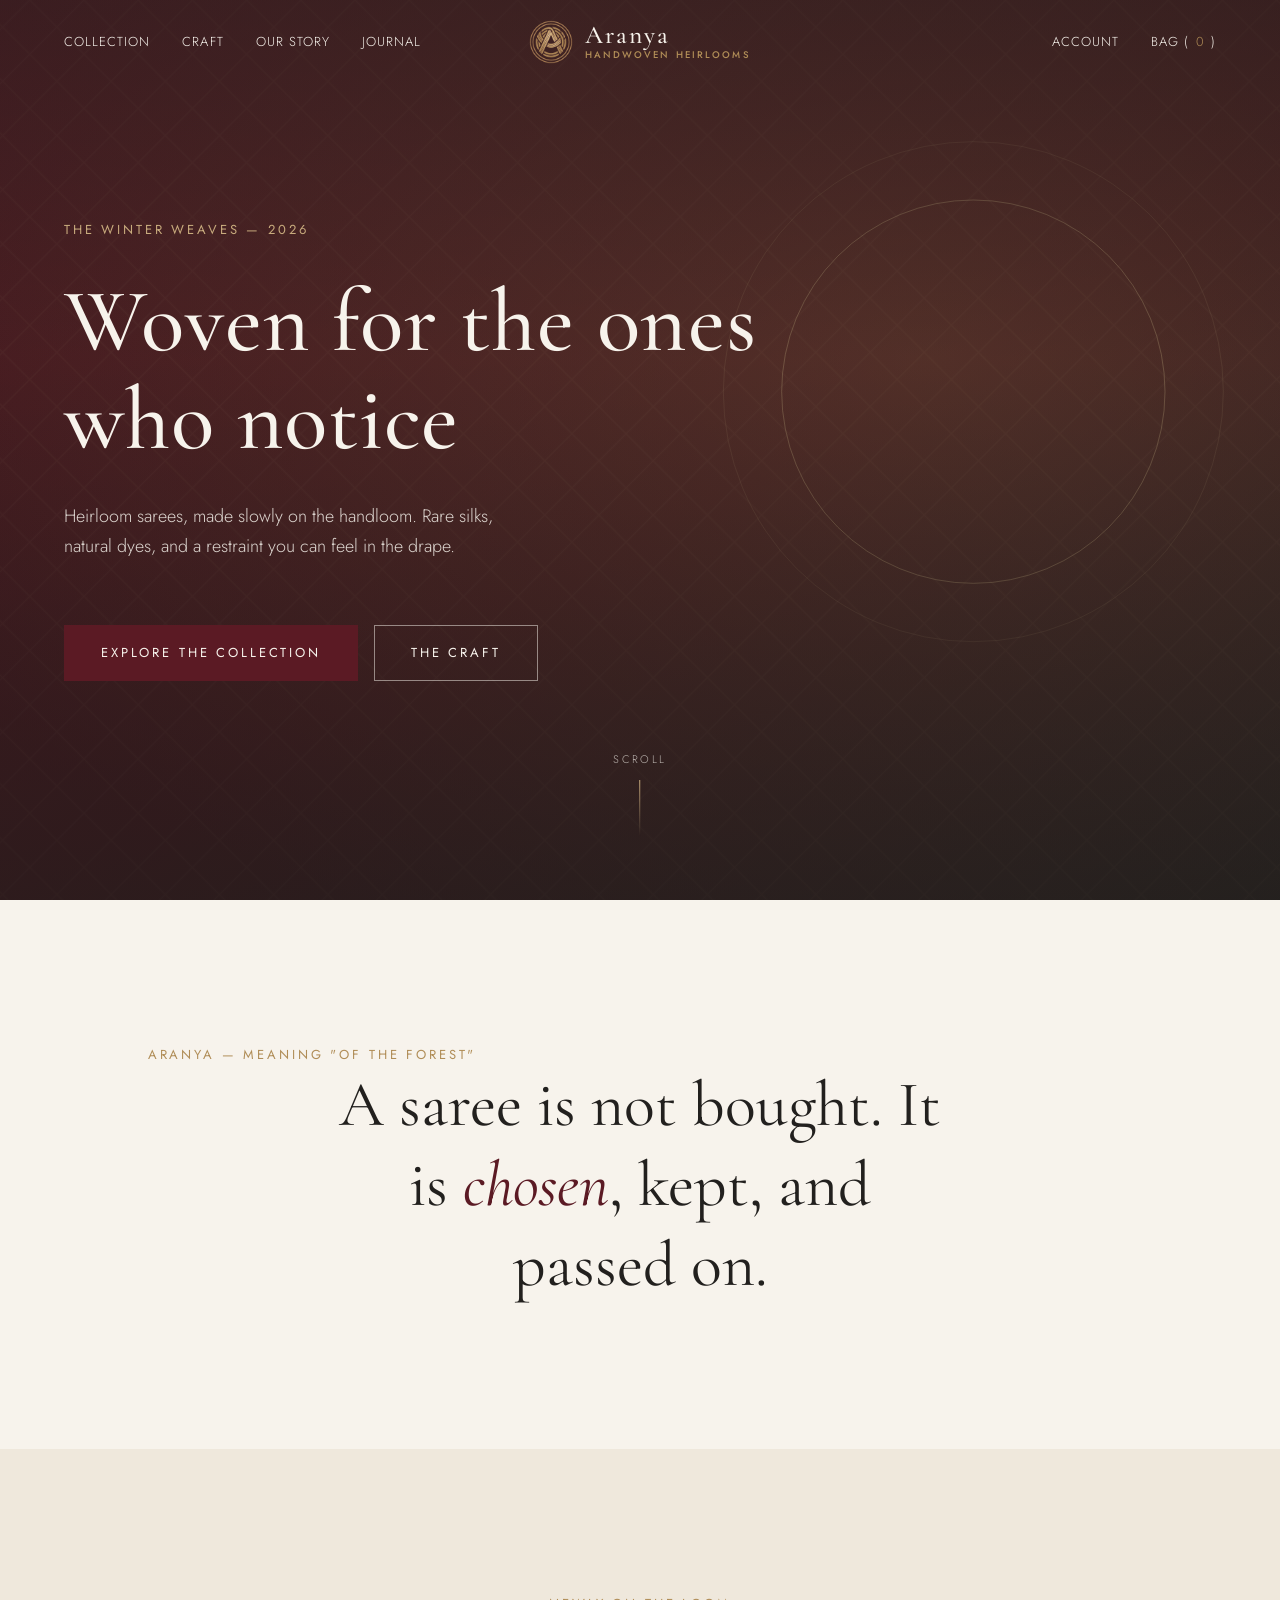
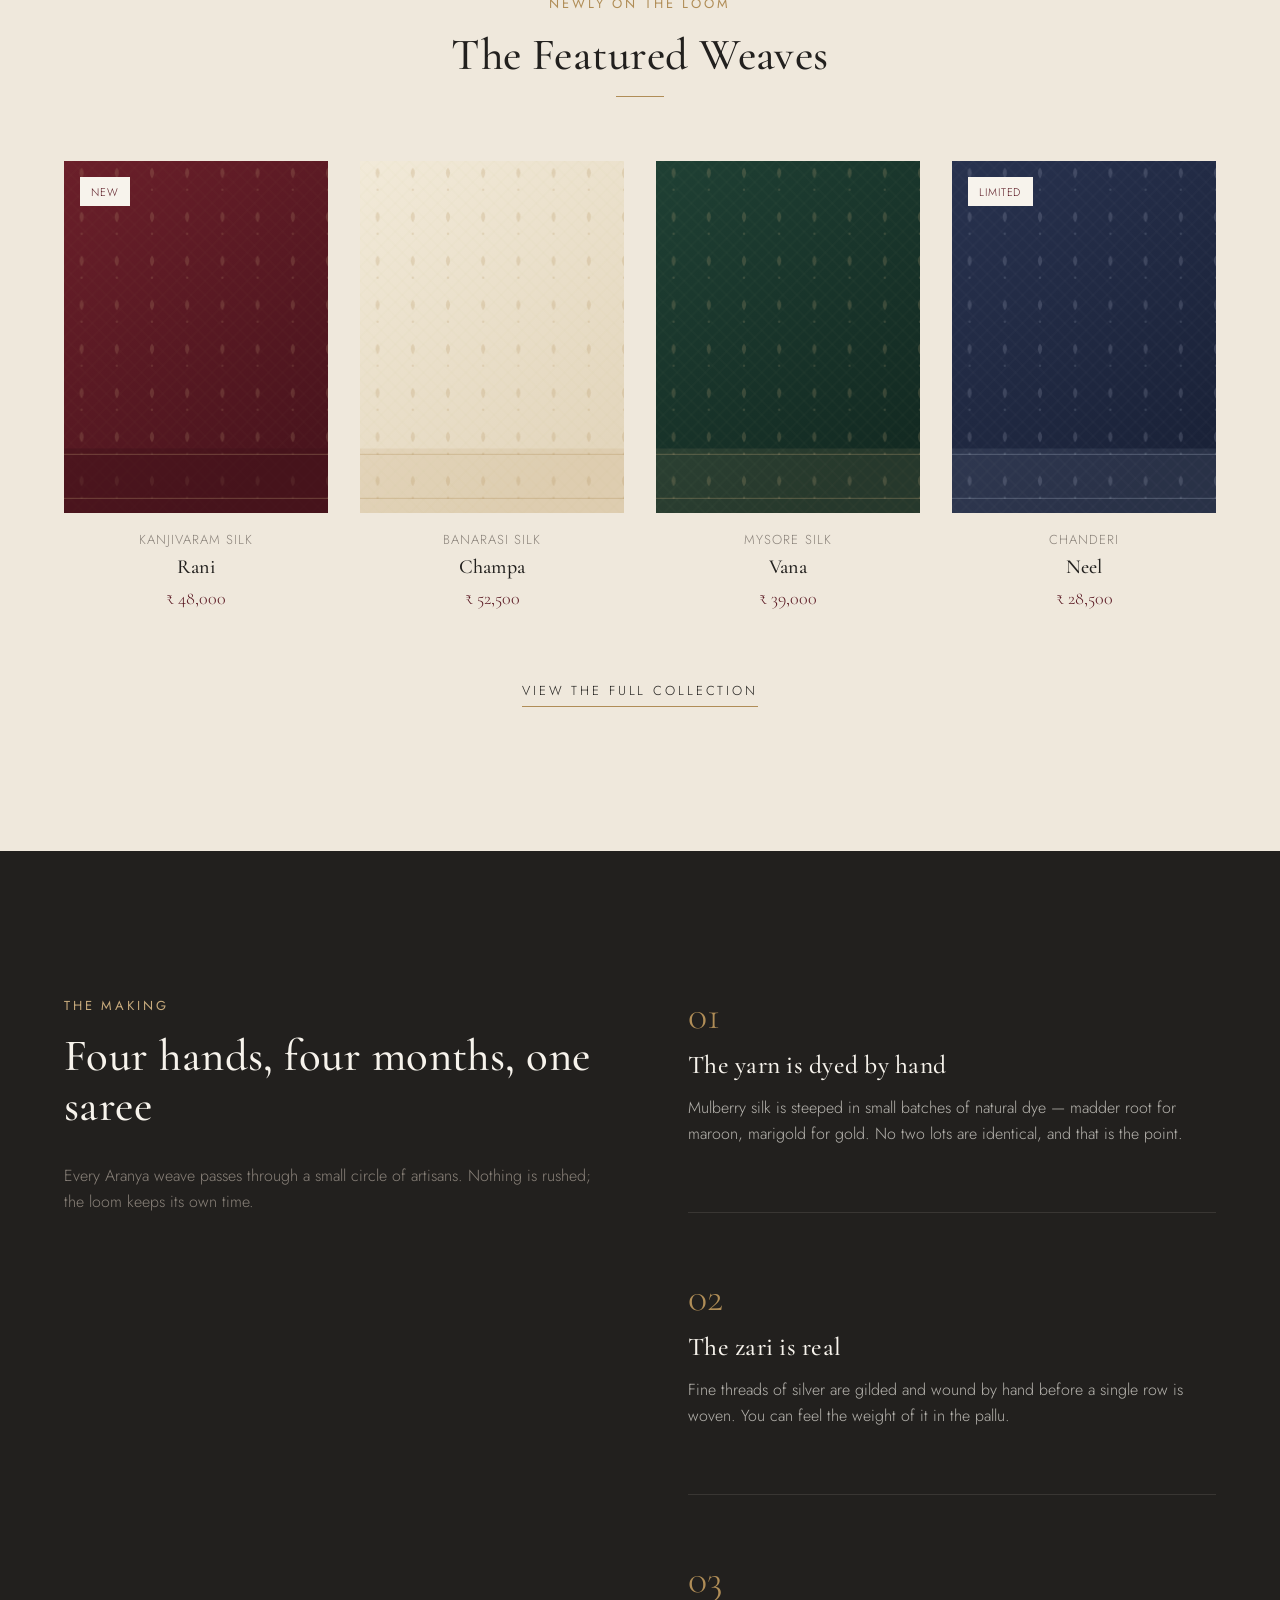
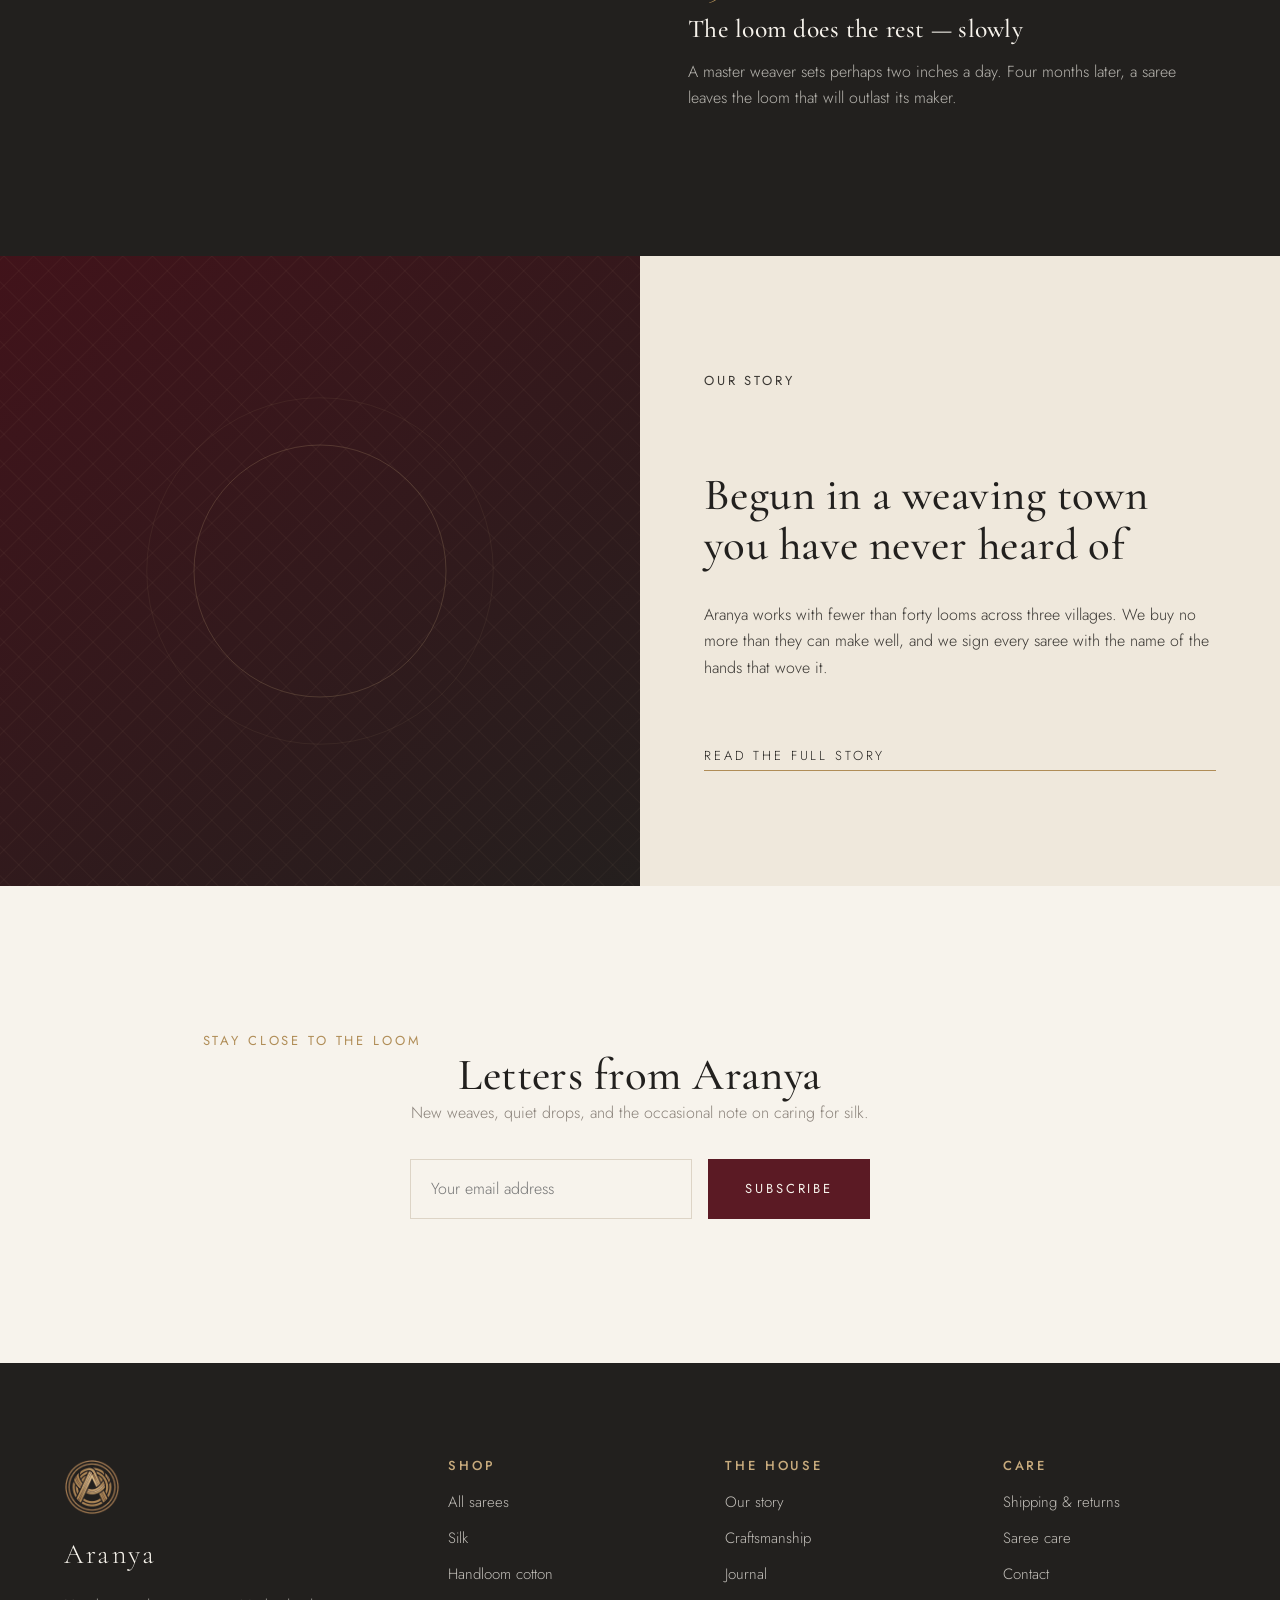
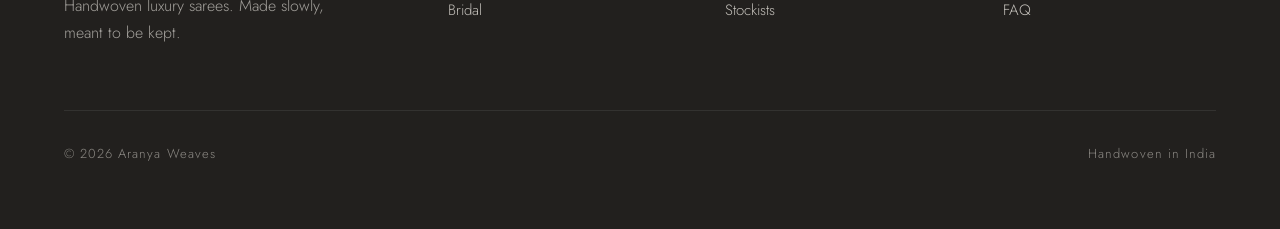
<file: index.html>
<!DOCTYPE html>
<html lang="en" class="no-js">
<!--
  ============================================================================
  HOMEPAGE  (front-page.php / home.php in the eventual WordPress theme)
  ----------------------------------------------------------------------------
  Static, front-end-only mock-up. Dynamic WooCommerce injection points are
  flagged inline with "WOOCOMMERCE INJECTION POINT" comments.
  ============================================================================
-->
<head>
  <meta charset="UTF-8" />
  <meta name="viewport" content="width=device-width, initial-scale=1.0" />
  <meta name="description" content="Aranya — handwoven luxury sarees. Heirloom textiles, made as if you were meant to keep them for a lifetime." />
  <title>Aranya — Handwoven Luxury Sarees</title>

  <!-- Remove the no-js class as early as possible for progressive enhancement. -->
  <script>document.documentElement.classList.remove("no-js");</script>

  <!-- Fonts: elegant serif (headings) + clean sans (body). -->
  <link rel="preconnect" href="https://fonts.googleapis.com" />
  <link rel="preconnect" href="https://fonts.gstatic.com" crossorigin />
  <link href="https://fonts.googleapis.com/css2?family=Cormorant+Garamond:ital,wght@0,400;0,500;0,600;1,400&family=Jost:wght@300;400;500&display=swap" rel="stylesheet" />

  <!-- Stylesheets (order matters: tokens → layout → components → pages). -->
  <link rel="stylesheet" href="assets/css/base.css" />
  <link rel="stylesheet" href="assets/css/layout.css" />
  <link rel="stylesheet" href="assets/css/components.css" />
  <link rel="stylesheet" href="assets/css/pages.css" />

  <!-- Favicon / touch icon (brand monogram) -->
  <link rel="icon" type="image/png" sizes="32x32" href="assets/img/favicon-32.png" />
  <link rel="apple-touch-icon" href="assets/img/favicon-180.png" />
</head>

<body>
  <!-- ======================================================================
       SITE HEADER  →  header.php
       ====================================================================== -->
  <header class="site-header">
    <div class="site-header__inner">
      <!-- Mobile toggle (hidden on desktop) -->
      <button class="nav-toggle" aria-label="Toggle navigation" aria-expanded="false" aria-controls="primary-nav">
        <span></span><span></span><span></span>
      </button>

      <!-- Primary navigation → wp_nav_menu( 'primary' ) -->
      <nav class="site-nav" id="primary-nav" aria-label="Primary">
        <ul class="site-nav__list">
          <li><a class="site-nav__link" href="shop.html">Collection</a></li>
          <li><a class="site-nav__link" href="index.html#craft">Craft</a></li>
          <li><a class="site-nav__link" href="index.html#story">Our Story</a></li>
          <li><a class="site-nav__link" href="index.html#journal">Journal</a></li>
        </ul>
      </nav>

      <!-- Brand logo → the_custom_logo() -->
      <a class="site-brand" href="index.html" aria-label="Aranya — Handwoven Heirlooms, home">
        <img class="site-brand__mark" src="assets/img/logo-mark.png" alt="" width="44" height="44" aria-hidden="true" />
        <span class="site-brand__text">Aranya<span class="site-brand__sub">Handwoven Heirlooms</span></span>
      </a>

      <!-- Utility actions → account + mini-cart fragment -->
      <div class="site-header__actions">
        <a class="site-header__action site-header__action--account" href="#">Account</a>
        <a class="site-header__action" href="#">Bag&nbsp;(<span class="cart-count">0</span>)</a>
      </div>
    </div>
  </header>

  <main>
    <!-- ====================================================================
         HERO — full-height media background + tagline
         THEME INJECTION: swap <video>/poster for a customizer field.
         ==================================================================== -->
    <section class="hero">
      <div class="hero__media">
        <!--
          A looping muted video is ideal here. It falls back to the poster
          SVG if the browser can't play it (or no source is provided yet).
        -->
        <video autoplay muted loop playsinline poster="assets/img/hero.svg">
          <!-- <source src="assets/video/hero.mp4" type="video/mp4" /> -->
        </video>
      </div>
      <div class="hero__overlay" aria-hidden="true"></div>

      <div class="container">
        <div class="hero__content">
          <p class="overline hero__overline">The Winter Weaves &mdash; 2026</p>
          <h1 class="hero__title">Woven for the ones who notice</h1>
          <p class="hero__lead">
            Heirloom sarees, made slowly on the handloom. Rare silks, natural
            dyes, and a restraint you can feel in the drape.
          </p>
          <div class="hero__actions">
            <a class="btn btn--primary" href="shop.html">Explore the collection</a>
            <a class="btn btn--ghost" href="#craft">The craft</a>
          </div>
        </div>
      </div>

      <div class="hero__scroll-cue" aria-hidden="true">
        <span>Scroll</span>
        <span class="line"></span>
      </div>
    </section>

    <!-- ====================================================================
         INTRO / BRAND STATEMENT — parallax fade target after the hero
         ==================================================================== -->
    <section class="section intro">
      <div class="container">
        <p class="overline">Aranya — meaning "of the forest"</p>
        <p class="intro__statement">
          A saree is not bought. It is <em>chosen</em>, kept, and passed on.
        </p>
      </div>
    </section>

    <!-- ====================================================================
         FEATURED COLLECTION — 4 cards with a gentle CSS load-in
         WOOCOMMERCE: this loop maps to a [products] shortcode / WP_Query of
         featured products. Each <li.product-card> → content-product.php.
         ==================================================================== -->
    <section class="section bg-ivory-deep" id="featured">
      <div class="container">
        <div class="section-header section-header--center">
          <p class="overline">Newly on the loom</p>
          <h2 class="section-header__title">The Featured Weaves</h2>
          <hr class="rule-gold" />
        </div>

        <!-- ul.products in WooCommerce -->
        <ul class="products-grid products-grid--featured">
          <!-- PRODUCT CARD (repeatable) -->
          <li class="product-card">
            <div class="product-card__media">
              <span class="product-card__badge">New</span>
              <!-- WOOCOMMERCE INJECTION POINT — thumbnail + permalink -->
              <a href="product.html" aria-label="View Rani Kanjivaram">
                <img class="product-card__image" src="assets/img/saree-1.svg" alt="Rani — deep maroon Kanjivaram silk saree with gold zari border" loading="lazy" />
              </a>
              <div class="product-card__actions">
                <!-- WOOCOMMERCE INJECTION POINT — loop add-to-cart button -->
                <button class="btn btn--primary btn--block" data-add-to-cart data-product-name="Rani Kanjivaram">Add to bag</button>
              </div>
            </div>
            <div class="product-card__body">
              <span class="product-card__meta">Kanjivaram Silk</span>
              <!-- WOOCOMMERCE INJECTION POINT — product title -->
              <h3 class="product-card__title"><a href="product.html">Rani</a></h3>
              <!-- WOOCOMMERCE INJECTION POINT — price -->
              <p class="product-card__price">&#8377;&nbsp;48,000</p>
            </div>
          </li>

          <li class="product-card">
            <div class="product-card__media">
              <a href="product.html" aria-label="View Champa Banarasi">
                <img class="product-card__image" src="assets/img/saree-2.svg" alt="Champa — ivory Banarasi silk saree with soft gold motifs" loading="lazy" />
              </a>
              <div class="product-card__actions">
                <button class="btn btn--primary btn--block" data-add-to-cart data-product-name="Champa Banarasi">Add to bag</button>
              </div>
            </div>
            <div class="product-card__body">
              <span class="product-card__meta">Banarasi Silk</span>
              <h3 class="product-card__title"><a href="product.html">Champa</a></h3>
              <p class="product-card__price">&#8377;&nbsp;52,500</p>
            </div>
          </li>

          <li class="product-card">
            <div class="product-card__media">
              <a href="product.html" aria-label="View Vana Kanjivaram">
                <img class="product-card__image" src="assets/img/saree-4.svg" alt="Vana — emerald green silk saree with gold zari" loading="lazy" />
              </a>
              <div class="product-card__actions">
                <button class="btn btn--primary btn--block" data-add-to-cart data-product-name="Vana Silk">Add to bag</button>
              </div>
            </div>
            <div class="product-card__body">
              <span class="product-card__meta">Mysore Silk</span>
              <h3 class="product-card__title"><a href="product.html">Vana</a></h3>
              <p class="product-card__price">&#8377;&nbsp;39,000</p>
            </div>
          </li>

          <li class="product-card">
            <div class="product-card__media">
              <span class="product-card__badge">Limited</span>
              <a href="product.html" aria-label="View Neel Chanderi">
                <img class="product-card__image" src="assets/img/saree-5.svg" alt="Neel — indigo Chanderi saree with silver detailing" loading="lazy" />
              </a>
              <div class="product-card__actions">
                <button class="btn btn--primary btn--block" data-add-to-cart data-product-name="Neel Chanderi">Add to bag</button>
              </div>
            </div>
            <div class="product-card__body">
              <span class="product-card__meta">Chanderi</span>
              <h3 class="product-card__title"><a href="product.html">Neel</a></h3>
              <p class="product-card__price">&#8377;&nbsp;28,500</p>
            </div>
          </li>
        </ul>

        <div class="text-center" style="margin-top: var(--space-lg);">
          <a class="link-underline" href="shop.html">View the full collection</a>
        </div>
      </div>
    </section>

    <!-- ====================================================================
         CRAFTSMANSHIP — quiet, static storytelling
         A calm two-column read: the heading rests (softly sticky) on the left
         while the craft steps read down on the right. No scroll-driven motion.
         ==================================================================== -->
    <section class="story" id="craft">
      <div class="container">
        <div class="story__inner">
          <!-- Left: softly sticky heading -->
          <div class="story__aside">
            <p class="overline story__eyebrow">The making</p>
            <h2 class="story__heading">Four hands, four months, one saree</h2>
            <p class="text-muted">
              Every Aranya weave passes through a small circle of artisans.
              Nothing is rushed; the loom keeps its own time.
            </p>
          </div>

          <!-- Right: the three craft steps -->
          <div class="story__panels">
            <article class="story-panel">
              <span class="story-panel__index">01</span>
              <h3 class="story-panel__title">The yarn is dyed by hand</h3>
              <p class="story-panel__text">
                Mulberry silk is steeped in small batches of natural dye —
                madder root for maroon, marigold for gold. No two lots are
                identical, and that is the point.
              </p>
            </article>
            <article class="story-panel">
              <span class="story-panel__index">02</span>
              <h3 class="story-panel__title">The zari is real</h3>
              <p class="story-panel__text">
                Fine threads of silver are gilded and wound by hand before a
                single row is woven. You can feel the weight of it in the pallu.
              </p>
            </article>
            <article class="story-panel">
              <span class="story-panel__index">03</span>
              <h3 class="story-panel__title">The loom does the rest — slowly</h3>
              <p class="story-panel__text">
                A master weaver sets perhaps two inches a day. Four months
                later, a saree leaves the loom that will outlast its maker.
              </p>
            </article>
          </div>
        </div>
      </div>
    </section>

    <!-- ====================================================================
         EDITORIAL SPLIT BANNER — image + brand story
         ==================================================================== -->
    <section class="editorial" id="story">
      <div class="editorial__media">
        <img src="assets/img/editorial-1.svg" alt="Detail of a handwoven maroon and gold saree pallu" loading="lazy" />
      </div>
      <div class="editorial__body">
        <p class="overline">Our story</p>
        <h2>Begun in a weaving town you have never heard of</h2>
        <p>
          Aranya works with fewer than forty looms across three villages. We
          buy no more than they can make well, and we sign every saree with the
          name of the hands that wove it.
        </p>
        <a class="link-underline" href="#">Read the full story</a>
      </div>
    </section>

    <!-- ====================================================================
         JOURNAL TEASER + NEWSLETTER
         ==================================================================== -->
    <section class="section text-center invite" id="journal">
      <div class="container">
        <p class="overline">Stay close to the loom</p>
        <h2 class="section-header__title">Letters from Aranya</h2>
        <p class="text-muted" style="margin-inline:auto;">
          New weaves, quiet drops, and the occasional note on caring for silk.
        </p>
        <!-- Front-end only; wire to Mailchimp/WP form later. -->
        <form class="invite__form" onsubmit="return false;">
          <label class="visually-hidden" for="email">Email address</label>
          <input class="invite__input" id="email" type="email" placeholder="Your email address" required />
          <button class="btn btn--primary" type="submit">Subscribe</button>
        </form>
      </div>
    </section>
  </main>

  <!-- ======================================================================
       SITE FOOTER  →  footer.php
       ====================================================================== -->
  <footer class="site-footer">
    <div class="container">
      <div class="site-footer__top">
        <div class="site-footer__brand-col">
          <img class="site-footer__mark" src="assets/img/logo-mark.png" alt="Aranya" width="56" height="56" />
          <p class="site-footer__brand">Aranya</p>
          <p class="site-footer__tagline">
            Handwoven luxury sarees. Made slowly, meant to be kept.
          </p>
        </div>
        <div class="footer-col">
          <h4 class="footer-col__heading">Shop</h4>
          <ul class="footer-col__list">
            <li><a href="shop.html">All sarees</a></li>
            <li><a href="shop.html">Silk</a></li>
            <li><a href="shop.html">Handloom cotton</a></li>
            <li><a href="shop.html">Bridal</a></li>
          </ul>
        </div>
        <div class="footer-col">
          <h4 class="footer-col__heading">The house</h4>
          <ul class="footer-col__list">
            <li><a href="#story">Our story</a></li>
            <li><a href="#craft">Craftsmanship</a></li>
            <li><a href="#journal">Journal</a></li>
            <li><a href="#">Stockists</a></li>
          </ul>
        </div>
        <div class="footer-col">
          <h4 class="footer-col__heading">Care</h4>
          <ul class="footer-col__list">
            <li><a href="#">Shipping &amp; returns</a></li>
            <li><a href="#">Saree care</a></li>
            <li><a href="#">Contact</a></li>
            <li><a href="#">FAQ</a></li>
          </ul>
        </div>
      </div>
      <div class="site-footer__bottom">
        <span>&copy; 2026 Aranya Weaves</span>
        <span>Handwoven in India</span>
      </div>
    </div>
  </footer>

  <!-- "Added to bag" toast (front-end placeholder for WooCommerce AJAX). -->
  <div class="toast" role="status" aria-live="polite">
    <span class="dot" aria-hidden="true"></span>
    <span class="toast__message"></span>
  </div>

  <!-- ======================================================================
       SCRIPTS — vanilla JS only (header state, mobile nav, cart placeholder)
       ====================================================================== -->
  <script src="assets/js/main.js"></script>
</body>
</html>
</file>
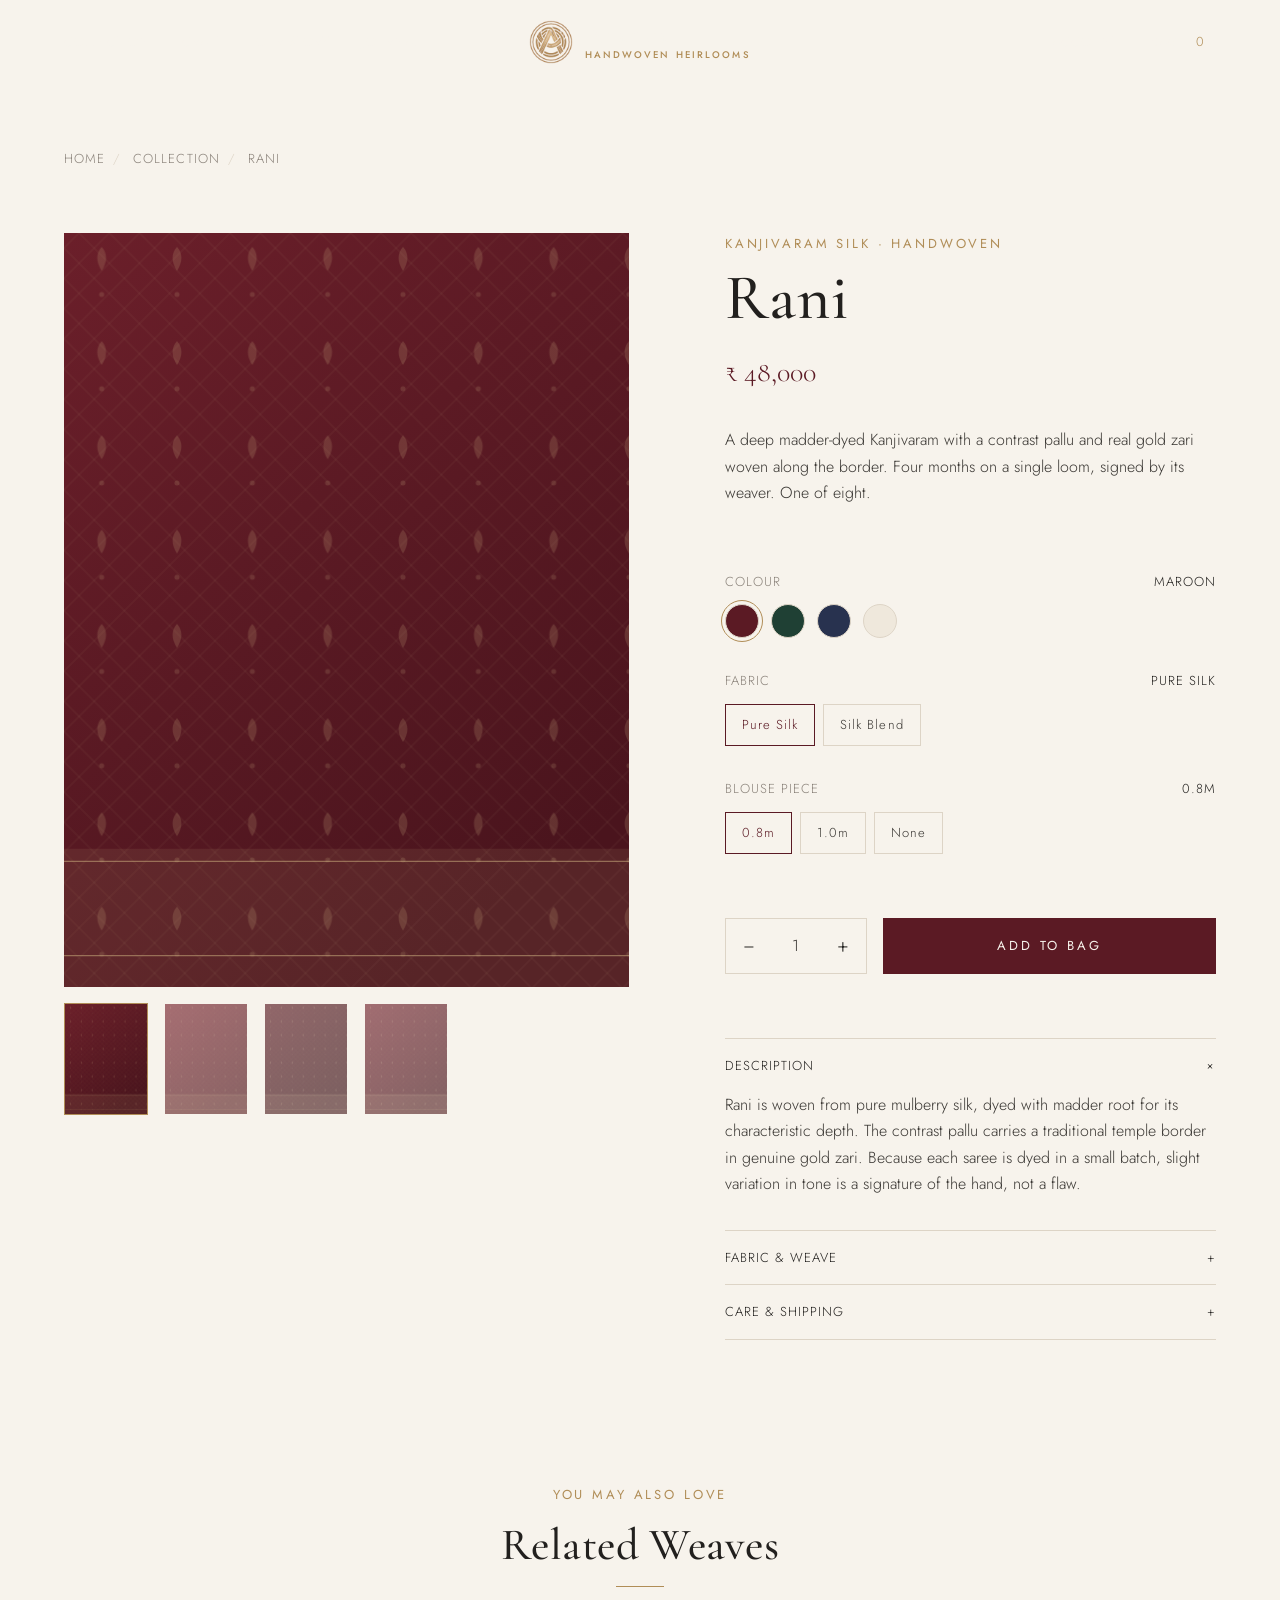
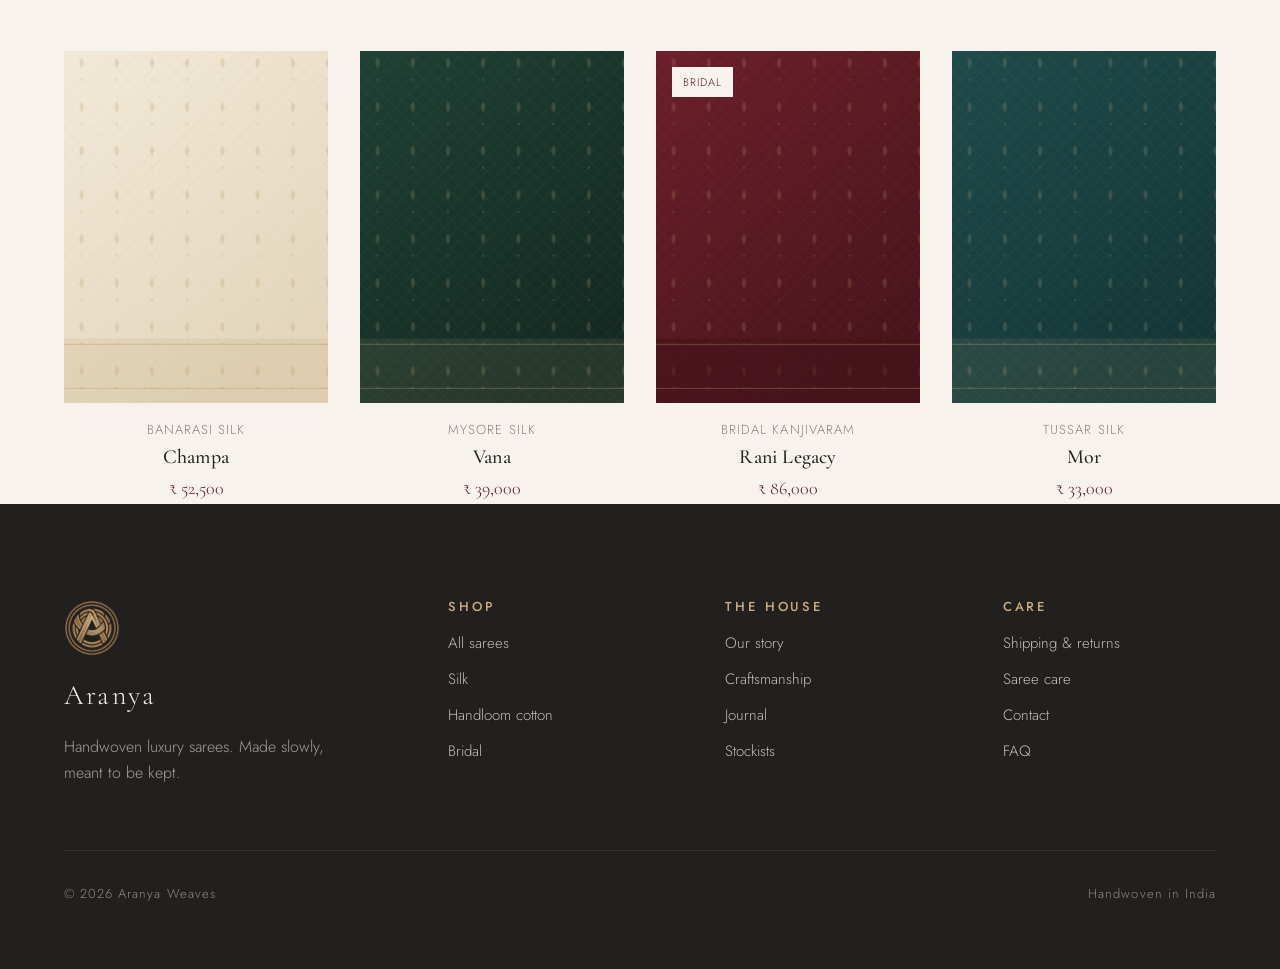
<file: product.html>
<!DOCTYPE html>
<html lang="en" class="no-js">
<!--
  ============================================================================
  SINGLE PRODUCT  (single-product.php / content-single-product.php)
  ----------------------------------------------------------------------------
  Layout: gallery (left) + summary (right), then a related-products row.
  Structure mirrors WooCommerce's single-product template so the markup can be
  mapped onto woocommerce_show_product_images(), the variations form, etc.
  ============================================================================
-->
<head>
  <meta charset="UTF-8" />
  <meta name="viewport" content="width=device-width, initial-scale=1.0" />
  <meta name="description" content="Rani — a deep maroon handwoven Kanjivaram silk saree with real gold zari." />
  <title>Rani — Kanjivaram Silk Saree | Aranya</title>
  <script>document.documentElement.classList.remove("no-js");</script>

  <link rel="preconnect" href="https://fonts.googleapis.com" />
  <link rel="preconnect" href="https://fonts.gstatic.com" crossorigin />
  <link href="https://fonts.googleapis.com/css2?family=Cormorant+Garamond:ital,wght@0,400;0,500;0,600;1,400&family=Jost:wght@300;400;500&display=swap" rel="stylesheet" />

  <link rel="stylesheet" href="assets/css/base.css" />
  <link rel="stylesheet" href="assets/css/layout.css" />
  <link rel="stylesheet" href="assets/css/components.css" />
  <link rel="stylesheet" href="assets/css/pages.css" />

  <!-- Favicon / touch icon (brand monogram) -->
  <link rel="icon" type="image/png" sizes="32x32" href="assets/img/favicon-32.png" />
  <link rel="apple-touch-icon" href="assets/img/favicon-180.png" />
</head>

<body>
  <!-- SITE HEADER → header.php -->
  <header class="site-header">
    <div class="site-header__inner">
      <button class="nav-toggle" aria-label="Toggle navigation" aria-expanded="false" aria-controls="primary-nav">
        <span></span><span></span><span></span>
      </button>
      <nav class="site-nav" id="primary-nav" aria-label="Primary">
        <ul class="site-nav__list">
          <li><a class="site-nav__link" href="shop.html">Collection</a></li>
          <li><a class="site-nav__link" href="index.html#craft">Craft</a></li>
          <li><a class="site-nav__link" href="index.html#story">Our Story</a></li>
          <li><a class="site-nav__link" href="index.html#journal">Journal</a></li>
        </ul>
      </nav>
      <a class="site-brand" href="index.html" aria-label="Aranya — Handwoven Heirlooms, home">
        <img class="site-brand__mark" src="assets/img/logo-mark.png" alt="" width="44" height="44" aria-hidden="true" />
        <span class="site-brand__text">Aranya<span class="site-brand__sub">Handwoven Heirlooms</span></span>
      </a>
      <div class="site-header__actions">
        <a class="site-header__action site-header__action--account" href="#">Account</a>
        <a class="site-header__action" href="#">Bag&nbsp;(<span class="cart-count">0</span>)</a>
      </div>
    </div>
  </header>

  <main class="single-product">
    <div class="container">
      <!-- Breadcrumb → woocommerce_breadcrumb() -->
      <nav class="breadcrumb" aria-label="Breadcrumb">
        <a href="index.html">Home</a><span>/</span>
        <a href="shop.html">Collection</a><span>/</span>
        Rani
      </nav>

      <div class="product-layout">
        <!-- ================================================================
             PRODUCT GALLERY → woocommerce_show_product_images()
             Hover-zoom on desktop, swipe on touch, thumbnail selection.
             WOOCOMMERCE INJECTION POINT — image src set comes from the
             product gallery attachment IDs.
             ================================================================ -->
        <div class="product-gallery" data-gallery>
          <div class="product-gallery__stage" data-gallery-stage>
            <img class="product-gallery__image" data-gallery-main
                 src="assets/img/product-1-a.svg"
                 alt="Rani Kanjivaram silk saree — full drape" />
          </div>
          <div class="product-gallery__thumbs" role="tablist" aria-label="Product images">
            <button class="product-gallery__thumb is-active" role="tab" aria-selected="true" data-gallery-thumb="assets/img/product-1-a.svg">
              <img src="assets/img/product-1-a.svg" alt="Rani — full drape" />
            </button>
            <button class="product-gallery__thumb" role="tab" aria-selected="false" data-gallery-thumb="assets/img/product-1-b.svg">
              <img src="assets/img/product-1-b.svg" alt="Rani — pallu detail" />
            </button>
            <button class="product-gallery__thumb" role="tab" aria-selected="false" data-gallery-thumb="assets/img/product-1-c.svg">
              <img src="assets/img/product-1-c.svg" alt="Rani — border zari detail" />
            </button>
            <button class="product-gallery__thumb" role="tab" aria-selected="false" data-gallery-thumb="assets/img/product-1-d.svg">
              <img src="assets/img/product-1-d.svg" alt="Rani — draped on model" />
            </button>
          </div>
        </div>

        <!-- ================================================================
             PRODUCT SUMMARY → div.summary.entry-summary
             ================================================================ -->
        <div class="product-summary">
          <p class="overline">Kanjivaram Silk &middot; Handwoven</p>
          <!-- WOOCOMMERCE INJECTION POINT — the_title() -->
          <h1 class="product-summary__title">Rani</h1>
          <!-- WOOCOMMERCE INJECTION POINT — price html (span.price) -->
          <p class="product-summary__price">&#8377;&nbsp;48,000</p>

          <!-- WOOCOMMERCE INJECTION POINT — short description (the_excerpt) -->
          <p class="product-summary__excerpt">
            A deep madder-dyed Kanjivaram with a contrast pallu and real gold
            zari woven along the border. Four months on a single loom, signed by
            its weaver. One of eight.
          </p>

          <!-- ============================================================
               VARIATION SELECTORS → variations_form / attribute dropdowns
               Front-end demo state only; wired to WooCommerce variations later.
               ============================================================ -->
          <form class="product-form" onsubmit="return false;">
            <!-- Colour swatches (pa_color) -->
            <div class="product-option" data-option="color">
              <span class="product-option__label">
                Colour <span class="selected-value" data-selected>Maroon</span>
              </span>
              <div class="swatches" role="radiogroup" aria-label="Colour">
                <button type="button" class="swatch is-selected" role="radio" aria-checked="true" data-value="Maroon" style="background:#5b1a24" aria-label="Maroon"></button>
                <button type="button" class="swatch" role="radio" aria-checked="false" data-value="Emerald" style="background:#1f4034" aria-label="Emerald"></button>
                <button type="button" class="swatch" role="radio" aria-checked="false" data-value="Indigo" style="background:#28324f" aria-label="Indigo"></button>
                <button type="button" class="swatch" role="radio" aria-checked="false" data-value="Ivory" style="background:#efe8dc" aria-label="Ivory"></button>
              </div>
            </div>

            <!-- Fabric (pa_fabric) -->
            <div class="product-option" data-option="fabric">
              <span class="product-option__label">
                Fabric <span class="selected-value" data-selected>Pure Silk</span>
              </span>
              <div class="pills" role="radiogroup" aria-label="Fabric">
                <button type="button" class="pill is-selected" role="radio" aria-checked="true" data-value="Pure Silk">Pure Silk</button>
                <button type="button" class="pill" role="radio" aria-checked="false" data-value="Silk Blend">Silk Blend</button>
              </div>
            </div>

            <!-- Blouse length / size (pa_size) -->
            <div class="product-option" data-option="size">
              <span class="product-option__label">
                Blouse piece <span class="selected-value" data-selected>0.8m</span>
              </span>
              <div class="pills" role="radiogroup" aria-label="Blouse piece">
                <button type="button" class="pill is-selected" role="radio" aria-checked="true" data-value="0.8m">0.8m</button>
                <button type="button" class="pill" role="radio" aria-checked="false" data-value="1.0m">1.0m</button>
                <button type="button" class="pill" role="radio" aria-checked="false" data-value="None">None</button>
              </div>
            </div>

            <!-- Quantity + add to cart → woocommerce cart form -->
            <div class="product-cart-row">
              <div class="qty-stepper" data-qty>
                <button type="button" data-qty-decrease aria-label="Decrease quantity">&minus;</button>
                <label class="visually-hidden" for="quantity">Quantity</label>
                <input id="quantity" type="number" value="1" min="1" inputmode="numeric" />
                <button type="button" data-qty-increase aria-label="Increase quantity">+</button>
              </div>
              <!-- WOOCOMMERCE INJECTION POINT — single_add_to_cart_button -->
              <button class="btn btn--primary btn--block" data-add-to-cart data-product-name="Rani">Add to bag</button>
            </div>
          </form>

          <!-- ============================================================
               PRODUCT DETAIL ACCORDIONS → product data tabs / meta
               ============================================================ -->
          <div class="product-accordion" data-accordion>
            <div class="accordion-item is-open">
              <button class="accordion-trigger" aria-expanded="true">
                Description <span class="icon">+</span>
              </button>
              <div class="accordion-panel">
                <div class="accordion-panel__inner">
                  <!-- WOOCOMMERCE INJECTION POINT — the_content (long description) -->
                  <p>
                    Rani is woven from pure mulberry silk, dyed with madder root
                    for its characteristic depth. The contrast pallu carries a
                    traditional temple border in genuine gold zari. Because each
                    saree is dyed in a small batch, slight variation in tone is a
                    signature of the hand, not a flaw.
                  </p>
                </div>
              </div>
            </div>
            <div class="accordion-item">
              <button class="accordion-trigger" aria-expanded="false">
                Fabric &amp; weave <span class="icon">+</span>
              </button>
              <div class="accordion-panel">
                <div class="accordion-panel__inner">
                  <p>Pure Kanjivaram mulberry silk &middot; genuine gold-dipped
                  zari &middot; 6.3m length + blouse piece &middot; approx. 780g.</p>
                </div>
              </div>
            </div>
            <div class="accordion-item">
              <button class="accordion-trigger" aria-expanded="false">
                Care &amp; shipping <span class="icon">+</span>
              </button>
              <div class="accordion-panel">
                <div class="accordion-panel__inner">
                  <p>Dry clean only. Store folded in muslin, away from light.
                  Insured shipping worldwide; 7-day returns on unworn pieces.</p>
                </div>
              </div>
            </div>
          </div>
        </div>
      </div>

      <!-- ================================================================
           RELATED PRODUCTS → woocommerce_output_related_products()
           Reuses the product-card component; staggered reveal on scroll.
           ================================================================ -->
      <section class="related">
        <div class="section-header section-header--center">
          <p class="overline">You may also love</p>
          <h2 class="section-header__title">Related Weaves</h2>
          <hr class="rule-gold" />
        </div>

        <ul class="products-grid products-grid--featured">
          <li class="product-card">
            <div class="product-card__media">
              <a href="product.html" aria-label="View Champa"><img class="product-card__image" src="assets/img/saree-2.svg" alt="Champa — ivory Banarasi silk saree" loading="lazy" /></a>
              <div class="product-card__actions"><button class="btn btn--primary btn--block" data-add-to-cart data-product-name="Champa">Add to bag</button></div>
            </div>
            <div class="product-card__body">
              <span class="product-card__meta">Banarasi Silk</span>
              <h3 class="product-card__title"><a href="product.html">Champa</a></h3>
              <p class="product-card__price">&#8377;&nbsp;52,500</p>
            </div>
          </li>
          <li class="product-card">
            <div class="product-card__media">
              <a href="product.html" aria-label="View Vana"><img class="product-card__image" src="assets/img/saree-4.svg" alt="Vana — emerald green silk saree" loading="lazy" /></a>
              <div class="product-card__actions"><button class="btn btn--primary btn--block" data-add-to-cart data-product-name="Vana">Add to bag</button></div>
            </div>
            <div class="product-card__body">
              <span class="product-card__meta">Mysore Silk</span>
              <h3 class="product-card__title"><a href="product.html">Vana</a></h3>
              <p class="product-card__price">&#8377;&nbsp;39,000</p>
            </div>
          </li>
          <li class="product-card">
            <div class="product-card__media">
              <span class="product-card__badge">Bridal</span>
              <a href="product.html" aria-label="View Rani Legacy"><img class="product-card__image" src="assets/img/saree-1.svg" alt="Rani Legacy — bridal Kanjivaram" loading="lazy" /></a>
              <div class="product-card__actions"><button class="btn btn--primary btn--block" data-add-to-cart data-product-name="Rani Legacy">Add to bag</button></div>
            </div>
            <div class="product-card__body">
              <span class="product-card__meta">Bridal Kanjivaram</span>
              <h3 class="product-card__title"><a href="product.html">Rani Legacy</a></h3>
              <p class="product-card__price">&#8377;&nbsp;86,000</p>
            </div>
          </li>
          <li class="product-card">
            <div class="product-card__media">
              <a href="product.html" aria-label="View Mor"><img class="product-card__image" src="assets/img/saree-8.svg" alt="Mor — teal silk saree" loading="lazy" /></a>
              <div class="product-card__actions"><button class="btn btn--primary btn--block" data-add-to-cart data-product-name="Mor">Add to bag</button></div>
            </div>
            <div class="product-card__body">
              <span class="product-card__meta">Tussar Silk</span>
              <h3 class="product-card__title"><a href="product.html">Mor</a></h3>
              <p class="product-card__price">&#8377;&nbsp;33,000</p>
            </div>
          </li>
        </ul>
      </section>
    </div>
  </main>

  <!-- SITE FOOTER → footer.php -->
  <footer class="site-footer">
    <div class="container">
      <div class="site-footer__top">
        <div class="site-footer__brand-col">
          <img class="site-footer__mark" src="assets/img/logo-mark.png" alt="Aranya" width="56" height="56" />
          <p class="site-footer__brand">Aranya</p>
          <p class="site-footer__tagline">Handwoven luxury sarees. Made slowly, meant to be kept.</p>
        </div>
        <div class="footer-col">
          <h4 class="footer-col__heading">Shop</h4>
          <ul class="footer-col__list">
            <li><a href="shop.html">All sarees</a></li>
            <li><a href="shop.html">Silk</a></li>
            <li><a href="shop.html">Handloom cotton</a></li>
            <li><a href="shop.html">Bridal</a></li>
          </ul>
        </div>
        <div class="footer-col">
          <h4 class="footer-col__heading">The house</h4>
          <ul class="footer-col__list">
            <li><a href="index.html#story">Our story</a></li>
            <li><a href="index.html#craft">Craftsmanship</a></li>
            <li><a href="index.html#journal">Journal</a></li>
            <li><a href="#">Stockists</a></li>
          </ul>
        </div>
        <div class="footer-col">
          <h4 class="footer-col__heading">Care</h4>
          <ul class="footer-col__list">
            <li><a href="#">Shipping &amp; returns</a></li>
            <li><a href="#">Saree care</a></li>
            <li><a href="#">Contact</a></li>
            <li><a href="#">FAQ</a></li>
          </ul>
        </div>
      </div>
      <div class="site-footer__bottom">
        <span>&copy; 2026 Aranya Weaves</span>
        <span>Handwoven in India</span>
      </div>
    </div>
  </footer>

  <div class="toast" role="status" aria-live="polite">
    <span class="dot" aria-hidden="true"></span>
    <span class="toast__message"></span>
  </div>

  <!-- SCRIPTS -->
  <script src="assets/js/main.js"></script>
  <script src="assets/js/product.js"></script>
</body>
</html>
</file>
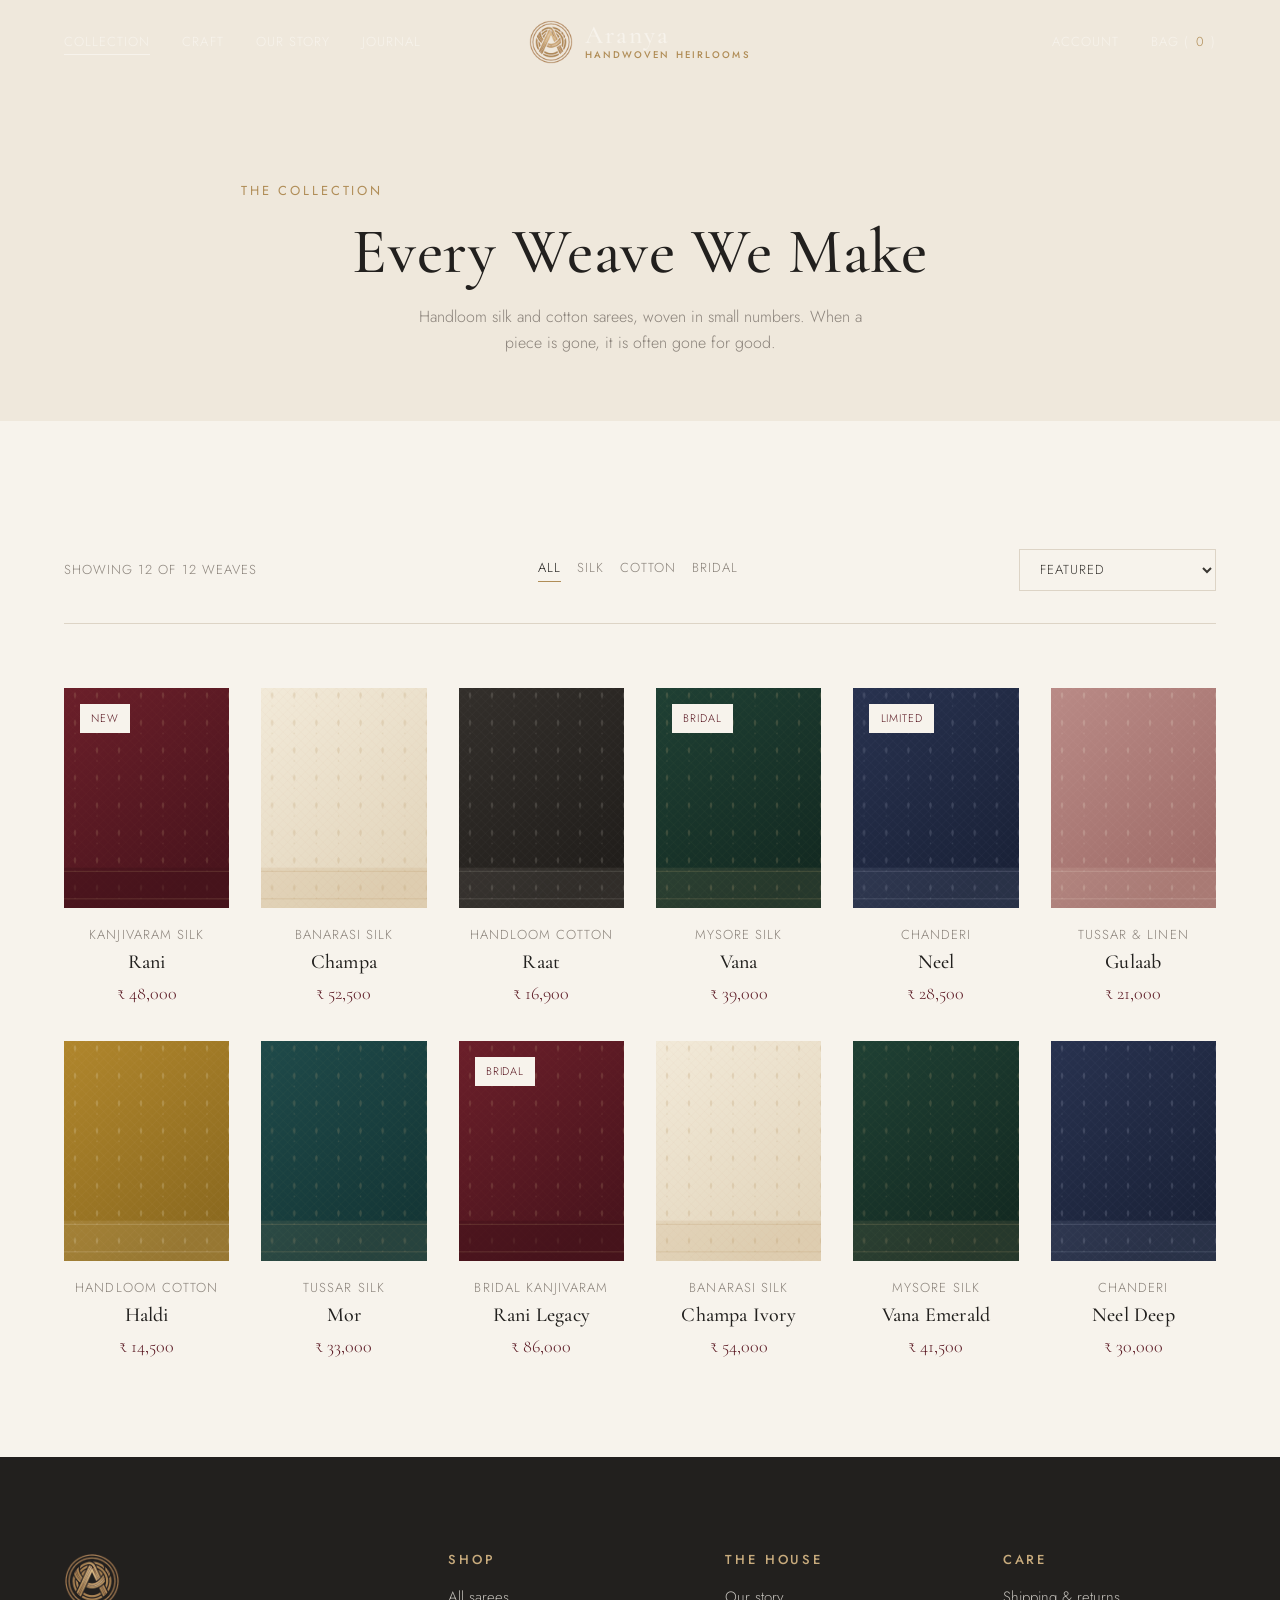
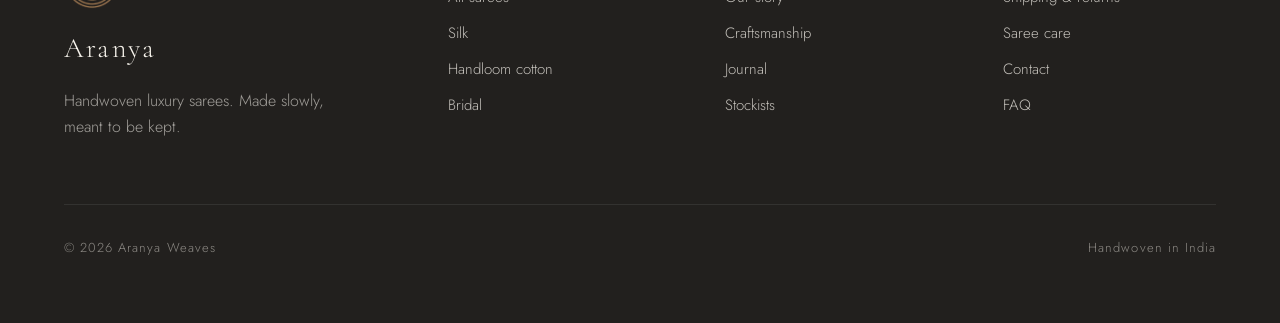
<file: shop.html>
<!DOCTYPE html>
<html lang="en" class="no-js">
<!--
  ============================================================================
  COLLECTION / SHOP ARCHIVE  (archive-product.php in the WordPress theme)
  ----------------------------------------------------------------------------
  Product grid: 6 columns × 2 rows on desktop, collapsing to 4 / 3 / 2 columns.
  The .products-grid > .product-card structure mirrors WooCommerce's
  ul.products > li.product loop so it can be swapped for the_loop() later.
  ============================================================================
-->
<head>
  <meta charset="UTF-8" />
  <meta name="viewport" content="width=device-width, initial-scale=1.0" />
  <meta name="description" content="Shop the full Aranya collection of handwoven silk and cotton sarees." />
  <title>The Collection — Aranya</title>
  <script>document.documentElement.classList.remove("no-js");</script>

  <link rel="preconnect" href="https://fonts.googleapis.com" />
  <link rel="preconnect" href="https://fonts.gstatic.com" crossorigin />
  <link href="https://fonts.googleapis.com/css2?family=Cormorant+Garamond:ital,wght@0,400;0,500;0,600;1,400&family=Jost:wght@300;400;500&display=swap" rel="stylesheet" />

  <link rel="stylesheet" href="assets/css/base.css" />
  <link rel="stylesheet" href="assets/css/layout.css" />
  <link rel="stylesheet" href="assets/css/components.css" />
  <link rel="stylesheet" href="assets/css/pages.css" />

  <!-- Favicon / touch icon (brand monogram) -->
  <link rel="icon" type="image/png" sizes="32x32" href="assets/img/favicon-32.png" />
  <link rel="apple-touch-icon" href="assets/img/favicon-180.png" />
</head>

<body>
  <!-- SITE HEADER → header.php (identical markup across pages) -->
  <header class="site-header">
    <div class="site-header__inner">
      <button class="nav-toggle" aria-label="Toggle navigation" aria-expanded="false" aria-controls="primary-nav">
        <span></span><span></span><span></span>
      </button>
      <nav class="site-nav" id="primary-nav" aria-label="Primary">
        <ul class="site-nav__list">
          <li><a class="site-nav__link" href="shop.html" aria-current="page">Collection</a></li>
          <li><a class="site-nav__link" href="index.html#craft">Craft</a></li>
          <li><a class="site-nav__link" href="index.html#story">Our Story</a></li>
          <li><a class="site-nav__link" href="index.html#journal">Journal</a></li>
        </ul>
      </nav>
      <a class="site-brand" href="index.html" aria-label="Aranya — Handwoven Heirlooms, home">
        <img class="site-brand__mark" src="assets/img/logo-mark.png" alt="" width="44" height="44" aria-hidden="true" />
        <span class="site-brand__text">Aranya<span class="site-brand__sub">Handwoven Heirlooms</span></span>
      </a>
      <div class="site-header__actions">
        <a class="site-header__action site-header__action--account" href="#">Account</a>
        <a class="site-header__action" href="#">Bag&nbsp;(<span class="cart-count">0</span>)</a>
      </div>
    </div>
  </header>

  <main>
    <!-- ARCHIVE HEADER → woocommerce_page_title() + term description -->
    <section class="page-hero">
      <div class="container">
        <p class="overline">The Collection</p>
        <h1 class="page-hero__title">Every Weave We Make</h1>
        <p class="page-hero__lead">
          Handloom silk and cotton sarees, woven in small numbers. When a piece
          is gone, it is often gone for good.
        </p>
      </div>
    </section>

    <section class="section--tight">
      <div class="container">
        <!-- SHOP TOOLBAR → woocommerce_result_count() + catalog ordering -->
        <div class="shop-toolbar">
          <p class="shop-toolbar__count">Showing 12 of 12 weaves</p>

          <!-- Category filters (front-end demo; maps to product_cat term links) -->
          <div class="shop-toolbar__filters" role="group" aria-label="Filter by fabric">
            <button class="shop-filter is-active" data-filter="all">All</button>
            <button class="shop-filter" data-filter="silk">Silk</button>
            <button class="shop-filter" data-filter="cotton">Cotton</button>
            <button class="shop-filter" data-filter="bridal">Bridal</button>
          </div>

          <!-- Ordering → woocommerce_catalog_ordering() -->
          <div class="shop-order">
            <label class="visually-hidden" for="orderby">Sort by</label>
            <select id="orderby" name="orderby">
              <option value="menu_order">Featured</option>
              <option value="price">Price: low to high</option>
              <option value="price-desc">Price: high to low</option>
              <option value="date">Newest</option>
            </select>
          </div>
        </div>

        <!--
          PRODUCT GRID → ul.products
          Each <li.product-card> = one WooCommerce loop item (content-product.php).
          Cards ease in with a single, gentle CSS load-in (see components.css) —
          no scroll-triggered motion.
        -->
        <ul class="products-grid products-grid--shop">
          <!-- Row 1 -->
          <li class="product-card" data-category="silk">
            <div class="product-card__media">
              <span class="product-card__badge">New</span>
              <a href="product.html" aria-label="View Rani"><img class="product-card__image" src="assets/img/saree-1.svg" alt="Rani — deep maroon Kanjivaram silk saree" loading="lazy" /></a>
              <div class="product-card__actions"><button class="btn btn--primary btn--block" data-add-to-cart data-product-name="Rani">Add to bag</button></div>
            </div>
            <div class="product-card__body">
              <span class="product-card__meta">Kanjivaram Silk</span>
              <h2 class="product-card__title"><a href="product.html">Rani</a></h2>
              <p class="product-card__price">&#8377;&nbsp;48,000</p>
            </div>
          </li>

          <li class="product-card" data-category="silk">
            <div class="product-card__media">
              <a href="product.html" aria-label="View Champa"><img class="product-card__image" src="assets/img/saree-2.svg" alt="Champa — ivory Banarasi silk saree" loading="lazy" /></a>
              <div class="product-card__actions"><button class="btn btn--primary btn--block" data-add-to-cart data-product-name="Champa">Add to bag</button></div>
            </div>
            <div class="product-card__body">
              <span class="product-card__meta">Banarasi Silk</span>
              <h2 class="product-card__title"><a href="product.html">Champa</a></h2>
              <p class="product-card__price">&#8377;&nbsp;52,500</p>
            </div>
          </li>

          <li class="product-card" data-category="cotton">
            <div class="product-card__media">
              <a href="product.html" aria-label="View Raat"><img class="product-card__image" src="assets/img/saree-3.svg" alt="Raat — charcoal handloom saree with silver border" loading="lazy" /></a>
              <div class="product-card__actions"><button class="btn btn--primary btn--block" data-add-to-cart data-product-name="Raat">Add to bag</button></div>
            </div>
            <div class="product-card__body">
              <span class="product-card__meta">Handloom Cotton</span>
              <h2 class="product-card__title"><a href="product.html">Raat</a></h2>
              <p class="product-card__price">&#8377;&nbsp;16,900</p>
            </div>
          </li>

          <li class="product-card" data-category="silk bridal">
            <div class="product-card__media">
              <span class="product-card__badge">Bridal</span>
              <a href="product.html" aria-label="View Vana"><img class="product-card__image" src="assets/img/saree-4.svg" alt="Vana — emerald green silk saree" loading="lazy" /></a>
              <div class="product-card__actions"><button class="btn btn--primary btn--block" data-add-to-cart data-product-name="Vana">Add to bag</button></div>
            </div>
            <div class="product-card__body">
              <span class="product-card__meta">Mysore Silk</span>
              <h2 class="product-card__title"><a href="product.html">Vana</a></h2>
              <p class="product-card__price">&#8377;&nbsp;39,000</p>
            </div>
          </li>

          <li class="product-card" data-category="cotton">
            <div class="product-card__media">
              <span class="product-card__badge">Limited</span>
              <a href="product.html" aria-label="View Neel"><img class="product-card__image" src="assets/img/saree-5.svg" alt="Neel — indigo Chanderi saree" loading="lazy" /></a>
              <div class="product-card__actions"><button class="btn btn--primary btn--block" data-add-to-cart data-product-name="Neel">Add to bag</button></div>
            </div>
            <div class="product-card__body">
              <span class="product-card__meta">Chanderi</span>
              <h2 class="product-card__title"><a href="product.html">Neel</a></h2>
              <p class="product-card__price">&#8377;&nbsp;28,500</p>
            </div>
          </li>

          <li class="product-card" data-category="cotton">
            <div class="product-card__media">
              <a href="product.html" aria-label="View Gulaab"><img class="product-card__image" src="assets/img/saree-6.svg" alt="Gulaab — dusty rose linen saree" loading="lazy" /></a>
              <div class="product-card__actions"><button class="btn btn--primary btn--block" data-add-to-cart data-product-name="Gulaab">Add to bag</button></div>
            </div>
            <div class="product-card__body">
              <span class="product-card__meta">Tussar &amp; Linen</span>
              <h2 class="product-card__title"><a href="product.html">Gulaab</a></h2>
              <p class="product-card__price">&#8377;&nbsp;21,000</p>
            </div>
          </li>

          <!-- Row 2 -->
          <li class="product-card" data-category="cotton">
            <div class="product-card__media">
              <a href="product.html" aria-label="View Haldi"><img class="product-card__image" src="assets/img/saree-7.svg" alt="Haldi — ochre mustard handloom saree" loading="lazy" /></a>
              <div class="product-card__actions"><button class="btn btn--primary btn--block" data-add-to-cart data-product-name="Haldi">Add to bag</button></div>
            </div>
            <div class="product-card__body">
              <span class="product-card__meta">Handloom Cotton</span>
              <h2 class="product-card__title"><a href="product.html">Haldi</a></h2>
              <p class="product-card__price">&#8377;&nbsp;14,500</p>
            </div>
          </li>

          <li class="product-card" data-category="silk">
            <div class="product-card__media">
              <a href="product.html" aria-label="View Mor"><img class="product-card__image" src="assets/img/saree-8.svg" alt="Mor — teal silk saree with gold zari" loading="lazy" /></a>
              <div class="product-card__actions"><button class="btn btn--primary btn--block" data-add-to-cart data-product-name="Mor">Add to bag</button></div>
            </div>
            <div class="product-card__body">
              <span class="product-card__meta">Tussar Silk</span>
              <h2 class="product-card__title"><a href="product.html">Mor</a></h2>
              <p class="product-card__price">&#8377;&nbsp;33,000</p>
            </div>
          </li>

          <li class="product-card" data-category="silk bridal">
            <div class="product-card__media">
              <span class="product-card__badge">Bridal</span>
              <a href="product.html" aria-label="View Rani Legacy"><img class="product-card__image" src="assets/img/saree-1.svg" alt="Rani Legacy — deep maroon bridal Kanjivaram" loading="lazy" /></a>
              <div class="product-card__actions"><button class="btn btn--primary btn--block" data-add-to-cart data-product-name="Rani Legacy">Add to bag</button></div>
            </div>
            <div class="product-card__body">
              <span class="product-card__meta">Bridal Kanjivaram</span>
              <h2 class="product-card__title"><a href="product.html">Rani Legacy</a></h2>
              <p class="product-card__price">&#8377;&nbsp;86,000</p>
            </div>
          </li>

          <li class="product-card" data-category="silk">
            <div class="product-card__media">
              <a href="product.html" aria-label="View Champa Ivory"><img class="product-card__image" src="assets/img/saree-2.svg" alt="Champa Ivory — pale gold Banarasi" loading="lazy" /></a>
              <div class="product-card__actions"><button class="btn btn--primary btn--block" data-add-to-cart data-product-name="Champa Ivory">Add to bag</button></div>
            </div>
            <div class="product-card__body">
              <span class="product-card__meta">Banarasi Silk</span>
              <h2 class="product-card__title"><a href="product.html">Champa Ivory</a></h2>
              <p class="product-card__price">&#8377;&nbsp;54,000</p>
            </div>
          </li>

          <li class="product-card" data-category="silk">
            <div class="product-card__media">
              <a href="product.html" aria-label="View Vana Emerald"><img class="product-card__image" src="assets/img/saree-4.svg" alt="Vana Emerald — deep green Mysore silk" loading="lazy" /></a>
              <div class="product-card__actions"><button class="btn btn--primary btn--block" data-add-to-cart data-product-name="Vana Emerald">Add to bag</button></div>
            </div>
            <div class="product-card__body">
              <span class="product-card__meta">Mysore Silk</span>
              <h2 class="product-card__title"><a href="product.html">Vana Emerald</a></h2>
              <p class="product-card__price">&#8377;&nbsp;41,500</p>
            </div>
          </li>

          <li class="product-card" data-category="cotton">
            <div class="product-card__media">
              <a href="product.html" aria-label="View Neel Deep"><img class="product-card__image" src="assets/img/saree-5.svg" alt="Neel Deep — dark indigo Chanderi" loading="lazy" /></a>
              <div class="product-card__actions"><button class="btn btn--primary btn--block" data-add-to-cart data-product-name="Neel Deep">Add to bag</button></div>
            </div>
            <div class="product-card__body">
              <span class="product-card__meta">Chanderi</span>
              <h2 class="product-card__title"><a href="product.html">Neel Deep</a></h2>
              <p class="product-card__price">&#8377;&nbsp;30,000</p>
            </div>
          </li>
        </ul>
      </div>
    </section>
  </main>

  <!-- SITE FOOTER → footer.php -->
  <footer class="site-footer">
    <div class="container">
      <div class="site-footer__top">
        <div class="site-footer__brand-col">
          <img class="site-footer__mark" src="assets/img/logo-mark.png" alt="Aranya" width="56" height="56" />
          <p class="site-footer__brand">Aranya</p>
          <p class="site-footer__tagline">Handwoven luxury sarees. Made slowly, meant to be kept.</p>
        </div>
        <div class="footer-col">
          <h4 class="footer-col__heading">Shop</h4>
          <ul class="footer-col__list">
            <li><a href="shop.html">All sarees</a></li>
            <li><a href="shop.html">Silk</a></li>
            <li><a href="shop.html">Handloom cotton</a></li>
            <li><a href="shop.html">Bridal</a></li>
          </ul>
        </div>
        <div class="footer-col">
          <h4 class="footer-col__heading">The house</h4>
          <ul class="footer-col__list">
            <li><a href="index.html#story">Our story</a></li>
            <li><a href="index.html#craft">Craftsmanship</a></li>
            <li><a href="index.html#journal">Journal</a></li>
            <li><a href="#">Stockists</a></li>
          </ul>
        </div>
        <div class="footer-col">
          <h4 class="footer-col__heading">Care</h4>
          <ul class="footer-col__list">
            <li><a href="#">Shipping &amp; returns</a></li>
            <li><a href="#">Saree care</a></li>
            <li><a href="#">Contact</a></li>
            <li><a href="#">FAQ</a></li>
          </ul>
        </div>
      </div>
      <div class="site-footer__bottom">
        <span>&copy; 2026 Aranya Weaves</span>
        <span>Handwoven in India</span>
      </div>
    </div>
  </footer>

  <div class="toast" role="status" aria-live="polite">
    <span class="dot" aria-hidden="true"></span>
    <span class="toast__message"></span>
  </div>

  <!-- SCRIPTS -->
  <script src="assets/js/main.js"></script>
  <script src="assets/js/shop.js"></script>
</body>
</html>
</file>
<file: assets/css/base.css>
/* ==========================================================================
   base.css
   Design tokens, reset, and global typography.
   --------------------------------------------------------------------------
   This layer is theme-agnostic and maps cleanly onto a WordPress/WooCommerce
   theme. In the eventual theme, these tokens would live in the theme's
   root stylesheet (style.css) or a compiled variables partial.
   ========================================================================== */

/* --------------------------------------------------------------------------
   1. Design tokens (CSS custom properties)
   -------------------------------------------------------------------------- */
:root {
  /* --- Quiet-luxury colour palette --- */
  --color-ivory:        #f7f3ec; /* primary background */
  --color-ivory-deep:   #efe8dc; /* alternating section background */
  --color-maroon:       #5b1a24; /* deep maroon — primary brand accent */
  --color-maroon-dark:  #431219; /* hover / pressed states */
  --color-gold:         #b08d57; /* gold — used sparingly for accents */
  --color-gold-soft:    #c8ab7d;
  --color-charcoal:     #22201e; /* headings / near-black text */
  --color-ink:          #3a3733; /* body text */
  --color-muted:        #8a827a; /* secondary / meta text */
  --color-hairline:     #ddd4c6; /* subtle borders & dividers */
  --color-white:        #ffffff;

  /* --- Typography --- */
  --font-serif: "Cormorant Garamond", "Times New Roman", serif;
  --font-sans:  "Jost", "Helvetica Neue", Arial, sans-serif;

  --fs-hero:    clamp(2.75rem, 7vw, 6rem);
  --fs-h1:      clamp(2.25rem, 5vw, 4rem);
  --fs-h2:      clamp(1.75rem, 3.5vw, 3rem);
  --fs-h3:      clamp(1.25rem, 2vw, 1.75rem);
  --fs-body:    1rem;
  --fs-small:   0.8125rem;

  --lh-tight:   1.1;
  --lh-normal:  1.65;

  /* Letter-spacing scale — restrained, wide tracking on labels */
  --ls-label:   0.22em;
  --ls-wide:    0.08em;

  /* --- Spacing scale --- */
  --space-xs:   0.5rem;
  --space-sm:   1rem;
  --space-md:   2rem;
  --space-lg:   4rem;
  --space-xl:   6rem;
  --space-2xl:  9rem;

  /* --- Layout --- */
  --container-max: 1440px;
  --container-pad: clamp(1.25rem, 5vw, 5rem);
  --header-height: 84px;

  /* --- Motion --- */
  --ease-luxe:  cubic-bezier(0.22, 1, 0.36, 1);
  --dur-fast:   0.35s;
  --dur-med:    0.6s;
  --dur-slow:   1s;
}

/* --------------------------------------------------------------------------
   2. Modern reset
   -------------------------------------------------------------------------- */
*,
*::before,
*::after {
  box-sizing: border-box;
  margin: 0;
  padding: 0;
}

html {
  -webkit-text-size-adjust: 100%;
  scroll-behavior: smooth;
}

body {
  font-family: var(--font-sans);
  font-size: var(--fs-body);
  line-height: var(--lh-normal);
  color: var(--color-ink);
  background-color: var(--color-ivory);
  font-weight: 300;
  -webkit-font-smoothing: antialiased;
  -moz-osx-font-smoothing: grayscale;
  overflow-x: hidden;
  /* A soft fade as the page settles — the whole experience arrives calmly
     rather than snapping in. Auto-disabled under prefers-reduced-motion. */
  animation: page-fade 0.6s ease both;
}

@keyframes page-fade {
  from { opacity: 0; }
  to   { opacity: 1; }
}

img,
picture,
video,
svg {
  display: block;
  max-width: 100%;
  height: auto;
}

button,
input,
select,
textarea {
  font: inherit;
  color: inherit;
}

button {
  background: none;
  border: none;
  cursor: pointer;
}

a {
  color: inherit;
  text-decoration: none;
}

ul,
ol {
  list-style: none;
}

/* Respect users who prefer reduced motion — this also disables the CSS
   entrance and ambient animations used throughout the site. */
@media (prefers-reduced-motion: reduce) {
  html {
    scroll-behavior: auto;
  }
  *,
  *::before,
  *::after {
    animation-duration: 0.001ms !important;
    transition-duration: 0.001ms !important;
  }
}

/* --------------------------------------------------------------------------
   3. Global typography
   -------------------------------------------------------------------------- */
h1, h2, h3, h4 {
  font-family: var(--font-serif);
  color: var(--color-charcoal);
  font-weight: 500;
  line-height: var(--lh-tight);
  letter-spacing: 0.01em;
}

p {
  max-width: 62ch;
}

/* Small, wide-tracked overline label — a recurring quiet-luxury motif. */
.overline {
  font-family: var(--font-sans);
  font-size: var(--fs-small);
  font-weight: 400;
  letter-spacing: var(--ls-label);
  text-transform: uppercase;
  color: var(--color-gold);
}

.text-muted { color: var(--color-muted); }
.text-center { text-align: center; }

/* --------------------------------------------------------------------------
   4. Utility helpers
   -------------------------------------------------------------------------- */
.visually-hidden {
  position: absolute;
  width: 1px;
  height: 1px;
  padding: 0;
  margin: -1px;
  overflow: hidden;
  clip: rect(0, 0, 0, 0);
  white-space: nowrap;
  border: 0;
}

.container {
  width: 100%;
  max-width: var(--container-max);
  margin-inline: auto;
  padding-inline: var(--container-pad);
}

.section {
  padding-block: var(--space-2xl);
}

.section--tight {
  padding-block: var(--space-xl);
}

.bg-ivory-deep { background-color: var(--color-ivory-deep); }
.bg-charcoal   { background-color: var(--color-charcoal); color: var(--color-ivory); }
.bg-maroon     { background-color: var(--color-maroon); color: var(--color-ivory); }
</file>
<file: assets/css/layout.css>
/* ==========================================================================
   layout.css
   Site-wide structural elements: header, navigation, footer, section headers.
   --------------------------------------------------------------------------
   In the WordPress theme these map to header.php and footer.php. Class names
   are intentionally descriptive so the markup can be lifted into those
   template files with minimal changes.
   ========================================================================== */

/* --------------------------------------------------------------------------
   Site header / primary navigation  →  header.php
   -------------------------------------------------------------------------- */
.site-header {
  position: fixed;
  inset: 0 0 auto 0;
  z-index: 100;
  height: var(--header-height);
  display: flex;
  align-items: center;
  transition: background-color var(--dur-med) var(--ease-luxe),
              border-color var(--dur-med) var(--ease-luxe);
  border-bottom: 1px solid transparent;
}

/* Applied via JS once the user scrolls past the hero. */
.site-header.is-scrolled {
  background-color: rgba(247, 243, 236, 0.92);
  backdrop-filter: blur(10px);
  border-bottom-color: var(--color-hairline);
}

.site-header__inner {
  width: 100%;
  max-width: var(--container-max);
  margin-inline: auto;
  padding-inline: var(--container-pad);
  display: grid;
  grid-template-columns: 1fr auto 1fr;
  align-items: center;
  gap: var(--space-md);
}

/* Brand wordmark — logo would be a WooCommerce/WordPress custom-logo output. */
.site-brand {
  grid-column: 2;
  justify-self: center;
  display: inline-flex;
  align-items: center;
  gap: 0.7rem;
  color: var(--color-charcoal);
  white-space: nowrap;
}

/* Gold monogram emblem (transparent PNG — works on ivory, hero, and dark). */
.site-brand__mark {
  flex: 0 0 auto;
  width: 44px;
  height: 44px;
  object-fit: contain;
  display: block;
}

.site-brand__text {
  display: flex;
  flex-direction: column;
  font-family: var(--font-serif);
  font-size: 1.6rem;
  font-weight: 500;
  letter-spacing: var(--ls-wide);
  line-height: 1;
}

.site-brand__sub {
  font-family: var(--font-sans);
  font-size: 0.6rem;
  letter-spacing: var(--ls-label);
  text-transform: uppercase;
  color: var(--color-gold);
  margin-top: 3px;
}

/* Header colour treatment while over the dark hero. */
.site-header:not(.is-scrolled) .site-brand,
.site-header:not(.is-scrolled) .site-nav__link,
.site-header:not(.is-scrolled) .site-header__action {
  color: var(--color-ivory);
}

.site-nav {
  grid-column: 1;
}

.site-nav__list {
  display: flex;
  gap: var(--space-md);
}

.site-nav__link {
  font-size: var(--fs-small);
  letter-spacing: var(--ls-wide);
  text-transform: uppercase;
  color: var(--color-ink);
  position: relative;
  padding-block: 4px;
}

/* Understated underline reveal on hover. */
.site-nav__link::after {
  content: "";
  position: absolute;
  left: 0;
  bottom: 0;
  width: 100%;
  height: 1px;
  background-color: currentColor;
  transform: scaleX(0);
  transform-origin: left;
  transition: transform var(--dur-fast) var(--ease-luxe);
}

.site-nav__link:hover::after,
.site-nav__link[aria-current="page"]::after {
  transform: scaleX(1);
}

.site-header__actions {
  grid-column: 3;
  display: flex;
  justify-content: flex-end;
  align-items: center;
  gap: var(--space-md);
}

.site-header__action {
  font-size: var(--fs-small);
  letter-spacing: var(--ls-wide);
  text-transform: uppercase;
  color: var(--color-ink);
  display: inline-flex;
  align-items: center;
  gap: 0.4rem;
}

.site-header__action .cart-count {
  color: var(--color-gold);
}

/* Mobile menu toggle — hidden on desktop. */
.nav-toggle {
  display: none;
  grid-column: 1;
  width: 28px;
  height: 18px;
  position: relative;
}

.nav-toggle span {
  position: absolute;
  left: 0;
  width: 100%;
  height: 1.5px;
  background-color: currentColor;
  transition: transform var(--dur-fast) var(--ease-luxe),
              opacity var(--dur-fast) var(--ease-luxe);
}

.nav-toggle span:nth-child(1) { top: 0; }
.nav-toggle span:nth-child(2) { top: 50%; transform: translateY(-50%); }
.nav-toggle span:nth-child(3) { bottom: 0; }

body.nav-open .nav-toggle span:nth-child(1) { top: 50%; transform: translateY(-50%) rotate(45deg); }
body.nav-open .nav-toggle span:nth-child(2) { opacity: 0; }
body.nav-open .nav-toggle span:nth-child(3) { bottom: 50%; transform: translateY(50%) rotate(-45deg); }

/* --------------------------------------------------------------------------
   Reusable section header
   -------------------------------------------------------------------------- */
.section-header {
  display: flex;
  flex-direction: column;
  gap: var(--space-sm);
  margin-bottom: var(--space-lg);
}

.section-header--center {
  align-items: center;
  text-align: center;
}

.section-header__title {
  font-size: var(--fs-h2);
}

.section-header__lead {
  color: var(--color-muted);
  font-size: 1.0625rem;
}

/* Thin gold rule used as a delicate divider. */
.rule-gold {
  width: 48px;
  height: 1px;
  background-color: var(--color-gold);
  border: 0;
}

/* --------------------------------------------------------------------------
   Site footer  →  footer.php
   -------------------------------------------------------------------------- */
.site-footer {
  background-color: var(--color-charcoal);
  color: var(--color-ivory);
  padding-block: var(--space-xl) var(--space-lg);
}

.site-footer a { color: var(--color-ivory); }
.site-footer a:hover { color: var(--color-gold-soft); }

.site-footer__top {
  display: grid;
  grid-template-columns: 1.5fr repeat(3, 1fr);
  gap: var(--space-lg);
  padding-bottom: var(--space-lg);
  border-bottom: 1px solid rgba(255, 255, 255, 0.08);
}

.site-footer__mark {
  width: 56px;
  height: 56px;
  object-fit: contain;
  display: block;
  margin-bottom: var(--space-sm);
}

.site-footer__brand {
  font-family: var(--font-serif);
  font-size: 1.75rem;
  letter-spacing: var(--ls-wide);
}

.site-footer__tagline {
  color: rgba(247, 243, 236, 0.6);
  margin-top: var(--space-sm);
  max-width: 32ch;
}

.footer-col__heading {
  font-family: var(--font-sans);
  font-size: var(--fs-small);
  letter-spacing: var(--ls-label);
  text-transform: uppercase;
  color: var(--color-gold-soft);
  margin-bottom: var(--space-sm);
}

.footer-col__list li { margin-bottom: 0.6rem; }
.footer-col__list a { font-size: 0.9375rem; color: rgba(247, 243, 236, 0.75); }

.site-footer__bottom {
  display: flex;
  justify-content: space-between;
  align-items: center;
  gap: var(--space-md);
  padding-top: var(--space-md);
  font-size: var(--fs-small);
  color: rgba(247, 243, 236, 0.5);
  letter-spacing: var(--ls-wide);
}

/* --------------------------------------------------------------------------
   Responsive — mobile-first breakpoints
   -------------------------------------------------------------------------- */
@media (max-width: 900px) {
  .site-footer__top {
    grid-template-columns: 1fr 1fr;
    gap: var(--space-md);
  }
  .site-footer__brand-col { grid-column: 1 / -1; }
}

@media (max-width: 768px) {
  .nav-toggle { display: block; }

  /* Slide-in mobile navigation panel. */
  .site-nav {
    position: fixed;
    inset: 0;
    background-color: var(--color-ivory);
    display: flex;
    align-items: center;
    justify-content: center;
    transform: translateX(100%);
    transition: transform var(--dur-med) var(--ease-luxe);
    z-index: 90;
  }
  body.nav-open .site-nav { transform: translateX(0); }

  .site-nav__list {
    flex-direction: column;
    align-items: center;
    gap: var(--space-md);
  }
  .site-nav__link { font-size: 1.25rem; color: var(--color-charcoal) !important; }

  /* Keep the toggle/brand legible even over the hero on mobile. */
  .site-header:not(.is-scrolled) .nav-toggle { color: var(--color-ivory); }
  body.nav-open .nav-toggle { color: var(--color-charcoal); }

  .site-header__action--account { display: none; }
}

@media (max-width: 560px) {
  .site-footer__top { grid-template-columns: 1fr; }
  .site-footer__bottom { flex-direction: column; align-items: flex-start; gap: var(--space-sm); }
  /* Tighten the brand lockup on small screens. */
  .site-brand { gap: 0.5rem; }
  .site-brand__mark { width: 36px; height: 36px; }
  .site-brand__text { font-size: 1.3rem; }
  .site-brand__sub { font-size: 0.55rem; }
}
</file>
<file: assets/css/components.css>
/* ==========================================================================
   components.css
   Reusable UI components: buttons, product cards, product grid, badges.
   --------------------------------------------------------------------------
   Product-card markup deliberately mirrors WooCommerce's loop structure so it
   can be dropped into content-product.php later. WooCommerce-equivalent class
   names are noted in comments beside each element.
   ========================================================================== */

/* --------------------------------------------------------------------------
   Buttons
   -------------------------------------------------------------------------- */
.btn {
  display: inline-flex;
  align-items: center;
  justify-content: center;
  gap: 0.5rem;
  font-family: var(--font-sans);
  font-size: var(--fs-small);
  font-weight: 400;
  letter-spacing: var(--ls-label);
  text-transform: uppercase;
  padding: 1rem 2.25rem;
  border: 1px solid transparent;
  transition: background-color var(--dur-fast) var(--ease-luxe),
              color var(--dur-fast) var(--ease-luxe),
              border-color var(--dur-fast) var(--ease-luxe);
  cursor: pointer;
}

/* Solid maroon — primary action. */
.btn--primary {
  background-color: var(--color-maroon);
  color: var(--color-ivory);
}
.btn--primary:hover { background-color: var(--color-maroon-dark); }

/* Outline — secondary action. */
.btn--outline {
  background-color: transparent;
  border-color: var(--color-charcoal);
  color: var(--color-charcoal);
}
.btn--outline:hover {
  background-color: var(--color-charcoal);
  color: var(--color-ivory);
}

/* Ghost outline for use on dark backgrounds. */
.btn--ghost {
  background-color: transparent;
  border-color: rgba(247, 243, 236, 0.5);
  color: var(--color-ivory);
}
.btn--ghost:hover {
  background-color: var(--color-ivory);
  color: var(--color-charcoal);
  border-color: var(--color-ivory);
}

.btn--block { width: 100%; }

/* Minimal text link with animated gold underline. */
.link-underline {
  display: inline-block;
  font-size: var(--fs-small);
  letter-spacing: var(--ls-label);
  text-transform: uppercase;
  color: var(--color-charcoal);
  padding-bottom: 4px;
  border-bottom: 1px solid var(--color-gold);
  transition: color var(--dur-fast) var(--ease-luxe);
}
.link-underline:hover { color: var(--color-maroon); }

/* --------------------------------------------------------------------------
   Product grid  →  ul.products (WooCommerce)
   -------------------------------------------------------------------------- */
.products-grid {
  display: grid;
  gap: var(--space-md) var(--space-md);
}

/* Featured collection on the homepage — a lighter 4-up layout. */
.products-grid--featured {
  grid-template-columns: repeat(4, 1fr);
}

/* Shop archive — 6 columns × 2 rows on desktop (per spec). */
.products-grid--shop {
  grid-template-columns: repeat(6, 1fr);
}

/* --------------------------------------------------------------------------
   Product card  →  li.product (WooCommerce loop item)
   -------------------------------------------------------------------------- */
.product-card {
  position: relative;
  display: flex;
  flex-direction: column;
}

/* Image frame — clips the hover zoom. */
.product-card__media {
  position: relative;
  overflow: hidden;
  background-color: var(--color-ivory-deep);
  aspect-ratio: 3 / 4;
}

/*
  WOOCOMMERCE INJECTION POINT — product thumbnail
  Replace the <img> with: <?php echo woocommerce_get_product_thumbnail(); ?>
  or the_post_thumbnail( 'woocommerce_thumbnail' ).
*/
.product-card__image {
  width: 100%;
  height: 100%;
  object-fit: cover;
  transition: transform var(--dur-slow) var(--ease-luxe);
}
.product-card:hover .product-card__image { transform: scale(1.06); }

/* Optional status badge — maps to WooCommerce's .onsale / stock flags. */
.product-card__badge {
  position: absolute;
  top: var(--space-sm);
  left: var(--space-sm);
  z-index: 2;
  background-color: var(--color-ivory);
  color: var(--color-maroon);
  font-size: 0.6875rem;
  letter-spacing: var(--ls-wide);
  text-transform: uppercase;
  padding: 0.35rem 0.7rem;
}

/*
  Add-to-cart overlay — slides up over the image on hover (desktop).
  WOOCOMMERCE INJECTION POINT — replace the button below with
  woocommerce_template_loop_add_to_cart() which outputs a.add_to_cart_button.
*/
.product-card__actions {
  position: absolute;
  left: 0;
  right: 0;
  bottom: 0;
  padding: var(--space-sm);
  transform: translateY(100%);
  opacity: 0;
  transition: transform var(--dur-med) var(--ease-luxe),
              opacity var(--dur-med) var(--ease-luxe);
}
.product-card:hover .product-card__actions,
.product-card:focus-within .product-card__actions {
  transform: translateY(0);
  opacity: 1;
}

.product-card__body {
  display: flex;
  flex-direction: column;
  gap: 0.35rem;
  padding-top: var(--space-sm);
  text-align: center;
}

/* WOOCOMMERCE INJECTION POINT — product title (woocommerce_loop_product_title). */
.product-card__title {
  font-family: var(--font-serif);
  font-size: 1.25rem;
  font-weight: 500;
  color: var(--color-charcoal);
}

.product-card__meta {
  font-size: var(--fs-small);
  letter-spacing: var(--ls-wide);
  text-transform: uppercase;
  color: var(--color-muted);
}

/* WOOCOMMERCE INJECTION POINT — price (woocommerce_template_loop_price → span.price). */
.product-card__price {
  font-family: var(--font-serif);
  font-size: 1.125rem;
  color: var(--color-maroon);
}
.product-card__price del { color: var(--color-muted); margin-right: 0.5rem; }
.product-card__price ins { text-decoration: none; }

/* --------------------------------------------------------------------------
   Product-card entrance — a single, gentle load-in (NOT scroll-triggered).
   Cards ease up softly the first time the page renders; below-the-fold cards
   are simply already in place by the time you scroll to them. This keeps the
   experience calm and never hijacks the scroll.
   -------------------------------------------------------------------------- */
.products-grid .product-card {
  opacity: 0;
  animation: card-rise 0.9s var(--ease-luxe) forwards;
}
/* A short, tasteful stagger across the row. */
.products-grid .product-card:nth-child(1) { animation-delay: 0.05s; }
.products-grid .product-card:nth-child(2) { animation-delay: 0.12s; }
.products-grid .product-card:nth-child(3) { animation-delay: 0.19s; }
.products-grid .product-card:nth-child(4) { animation-delay: 0.26s; }
.products-grid .product-card:nth-child(5) { animation-delay: 0.33s; }
.products-grid .product-card:nth-child(6) { animation-delay: 0.40s; }

@keyframes card-rise {
  from { opacity: 0; transform: translateY(22px); }
  to   { opacity: 1; transform: none; }
}

/* --------------------------------------------------------------------------
   Responsive product grids — mobile-first collapse
   -------------------------------------------------------------------------- */
@media (max-width: 1200px) {
  .products-grid--shop { grid-template-columns: repeat(4, 1fr); }
}

@media (max-width: 900px) {
  .products-grid--featured { grid-template-columns: repeat(2, 1fr); }
  .products-grid--shop { grid-template-columns: repeat(3, 1fr); }
  /* Actions always visible on touch devices (no hover). */
  .product-card__actions { position: static; transform: none; opacity: 1; padding: var(--space-sm) 0 0; }
}

@media (max-width: 560px) {
  .products-grid--shop,
  .products-grid--featured { grid-template-columns: repeat(2, 1fr); gap: var(--space-md) var(--space-sm); }
  .product-card__title { font-size: 1.05rem; }
}
</file>
<file: assets/css/pages.css>
/* ==========================================================================
   pages.css
   Page-specific layout: homepage hero + storytelling, shop toolbar,
   single-product gallery & summary.
   ========================================================================== */

/* ==========================================================================
   HOMEPAGE
   ========================================================================== */

/* --------------------------------------------------------------------------
   Hero — full-height with media background
   -------------------------------------------------------------------------- */
.hero {
  position: relative;
  min-height: 100vh;
  display: flex;
  align-items: center;
  overflow: hidden;
  color: var(--color-ivory);
}

.hero__media {
  position: absolute;
  inset: 0;
  z-index: -2;
}

/*
  WOOCOMMERCE / THEME INJECTION POINT — hero background.
  Swap in a self-hosted <video> or a theme-customizer image here.
  A poster image is provided as a graceful fallback for the video.
*/
.hero__media video,
.hero__media img {
  width: 100%;
  height: 100%;
  object-fit: cover;
  /* A slow, barely-there zoom keeps the hero feeling alive without any
     motion that competes with the content. Auto-disabled under
     prefers-reduced-motion (see base.css). */
  transform-origin: center;
  animation: hero-ambient 24s var(--ease-luxe) infinite alternate;
}
@keyframes hero-ambient {
  from { transform: scale(1); }
  to   { transform: scale(1.08); }
}

/* Dark wash for text legibility over imagery. */
.hero__overlay {
  position: absolute;
  inset: 0;
  z-index: -1;
  background:
    linear-gradient(180deg, rgba(34,32,30,0.55) 0%, rgba(34,32,30,0.25) 40%, rgba(34,32,30,0.65) 100%);
}

.hero__content {
  max-width: 760px;
}

/* Hero copy eases up once, on load — a single calm first impression rather
   than a scroll-driven effect. */
.hero__overline,
.hero__title,
.hero__lead,
.hero__actions {
  opacity: 0;
  animation: hero-rise 1.1s var(--ease-luxe) forwards;
}
.hero__overline { animation-delay: 0.15s; }
.hero__title    { animation-delay: 0.30s; }
.hero__lead     { animation-delay: 0.45s; }
.hero__actions  { animation-delay: 0.60s; }
@keyframes hero-rise {
  from { opacity: 0; transform: translateY(26px); }
  to   { opacity: 1; transform: none; }
}

.hero__overline {
  color: var(--color-gold-soft);
  margin-bottom: var(--space-md);
}

.hero__title {
  font-size: var(--fs-hero);
  color: var(--color-ivory);
  font-weight: 500;
  margin-bottom: var(--space-md);
}

.hero__lead {
  font-size: 1.125rem;
  color: rgba(247, 243, 236, 0.85);
  max-width: 46ch;
  margin-bottom: var(--space-lg);
}

.hero__actions {
  display: flex;
  gap: var(--space-sm);
  flex-wrap: wrap;
}

/* Scroll cue at the base of the hero. */
.hero__scroll-cue {
  position: absolute;
  bottom: var(--space-lg);
  left: 50%;
  transform: translateX(-50%);
  display: flex;
  flex-direction: column;
  align-items: center;
  gap: 0.75rem;
  font-size: 0.6875rem;
  letter-spacing: var(--ls-label);
  text-transform: uppercase;
  color: rgba(247, 243, 236, 0.7);
}
.hero__scroll-cue .line {
  width: 1px;
  height: 56px;
  background: linear-gradient(var(--color-gold-soft), transparent);
}

/* --------------------------------------------------------------------------
   Intro / brand statement (parallax target after hero)
   -------------------------------------------------------------------------- */
.intro {
  text-align: center;
}
.intro__statement {
  font-family: var(--font-serif);
  font-size: var(--fs-h1);
  font-weight: 400;
  color: var(--color-charcoal);
  max-width: 20ch;
  margin-inline: auto;
  line-height: 1.25;
}
.intro__statement em {
  font-style: italic;
  color: var(--color-maroon);
}

/* --------------------------------------------------------------------------
   Craftsmanship — quiet, static two-column storytelling (no pinning)
   -------------------------------------------------------------------------- */
.story {
  position: relative;
  background-color: var(--color-charcoal);
  color: var(--color-ivory);
}

/* Two-column layout. On desktop the intro rests softly (sticky) while the
   three craft steps read down beside it — no pinning, no scroll-jacking. */
.story__inner {
  display: grid;
  grid-template-columns: 1fr 1fr;
  gap: var(--space-xl);
  align-items: start;
  padding-block: var(--space-2xl);
}

/* Left column — the heading gently follows as you read the steps. */
.story__aside {
  position: sticky;
  top: calc(var(--header-height) + var(--space-lg));
}
.story__eyebrow { color: var(--color-gold-soft); margin-bottom: var(--space-sm); }
.story__heading {
  font-size: var(--fs-h2);
  color: var(--color-ivory);
  margin-bottom: var(--space-md);
}

/* Right column — the three craft steps, read top to bottom, separated by
   fine hairlines. */
.story__panels {
  display: flex;
  flex-direction: column;
}
.story-panel {
  display: flex;
  flex-direction: column;
  gap: var(--space-sm);
  padding-block: var(--space-lg);
  border-bottom: 1px solid rgba(247, 243, 236, 0.1);
}
.story-panel:first-child { padding-top: 0; }
.story-panel:last-child { border-bottom: 0; padding-bottom: 0; }
.story-panel__index {
  font-family: var(--font-serif);
  font-size: 2.5rem;
  color: var(--color-gold);
  line-height: 1;
}
.story-panel__title { font-size: var(--fs-h3); color: var(--color-ivory); }
.story-panel__text { color: rgba(247, 243, 236, 0.7); }

/* --------------------------------------------------------------------------
   Editorial split banner (image + copy)
   -------------------------------------------------------------------------- */
.editorial {
  display: grid;
  grid-template-columns: 1fr 1fr;
  align-items: stretch;
  min-height: 70vh;
}
.editorial__media { overflow: hidden; }
.editorial__media img { width: 100%; height: 100%; object-fit: cover; }
.editorial__body {
  display: flex;
  flex-direction: column;
  justify-content: center;
  padding: var(--space-xl) var(--container-pad);
  background-color: var(--color-ivory-deep);
}
.editorial__body h2 { font-size: var(--fs-h2); margin-block: var(--space-sm) var(--space-md); }
.editorial__body p { margin-bottom: var(--space-lg); color: var(--color-ink); }

/* --------------------------------------------------------------------------
   Newsletter / closing invitation
   -------------------------------------------------------------------------- */
.invite { text-align: center; }
.invite__form {
  display: flex;
  gap: var(--space-sm);
  max-width: 460px;
  margin: var(--space-md) auto 0;
}
.invite__input {
  flex: 1;
  padding: 1rem 1.25rem;
  background-color: transparent;
  border: 1px solid var(--color-hairline);
  color: var(--color-ink);
}
.invite__input:focus { outline: none; border-color: var(--color-gold); }

/* ==========================================================================
   SHOP / COLLECTION ARCHIVE
   ========================================================================== */
.page-hero {
  padding-top: calc(var(--header-height) + var(--space-xl));
  padding-bottom: var(--space-lg);
  text-align: center;
  background-color: var(--color-ivory-deep);
}
.page-hero__title { font-size: var(--fs-h1); margin-block: var(--space-sm); }
.page-hero__lead { color: var(--color-muted); max-width: 52ch; margin-inline: auto; }

/* Shop toolbar — result count + ordering (maps to woocommerce_result_count / catalog ordering). */
.shop-toolbar {
  display: flex;
  justify-content: space-between;
  align-items: center;
  gap: var(--space-md);
  padding-block: var(--space-md);
  border-bottom: 1px solid var(--color-hairline);
  margin-bottom: var(--space-lg);
  flex-wrap: wrap;
}
.shop-toolbar__count { font-size: var(--fs-small); letter-spacing: var(--ls-wide); text-transform: uppercase; color: var(--color-muted); }
.shop-toolbar__filters { display: flex; gap: var(--space-sm); flex-wrap: wrap; }
.shop-filter {
  font-size: var(--fs-small);
  letter-spacing: var(--ls-wide);
  text-transform: uppercase;
  color: var(--color-muted);
  padding-bottom: 3px;
  border-bottom: 1px solid transparent;
}
.shop-filter.is-active,
.shop-filter:hover { color: var(--color-charcoal); border-bottom-color: var(--color-gold); }
.shop-order select {
  border: 1px solid var(--color-hairline);
  background-color: transparent;
  padding: 0.6rem 1rem;
  font-size: var(--fs-small);
  letter-spacing: var(--ls-wide);
  text-transform: uppercase;
}

/* ==========================================================================
   SINGLE PRODUCT  →  single-product.php / content-single-product.php
   ========================================================================== */
.single-product {
  padding-top: calc(var(--header-height) + var(--space-lg));
}

.breadcrumb {
  font-size: var(--fs-small);
  letter-spacing: var(--ls-wide);
  text-transform: uppercase;
  color: var(--color-muted);
  margin-bottom: var(--space-lg);
}
.breadcrumb a:hover { color: var(--color-maroon); }
.breadcrumb span { margin-inline: 0.5rem; color: var(--color-hairline); }

.product-layout {
  display: grid;
  grid-template-columns: 1.15fr 1fr;
  gap: var(--space-xl);
  align-items: start;
}

/* ---- Gallery (→ woocommerce-product-gallery) ---- */
.product-gallery { position: relative; }

/* Main stage with zoom-on-hover. */
.product-gallery__stage {
  position: relative;
  overflow: hidden;
  background-color: var(--color-ivory-deep);
  aspect-ratio: 3 / 4;
  cursor: zoom-in;
}
.product-gallery__image {
  width: 100%;
  height: 100%;
  object-fit: cover;
  transition: transform var(--dur-slow) var(--ease-luxe);
}
/* JS sets transform-origin to the pointer; this class enables the zoom. */
.product-gallery__stage.is-zoomed .product-gallery__image { transform: scale(1.8); }

.product-gallery__thumbs {
  display: flex;
  gap: var(--space-sm);
  margin-top: var(--space-sm);
}
.product-gallery__thumb {
  flex: 0 0 84px;
  aspect-ratio: 3 / 4;
  overflow: hidden;
  border: 1px solid transparent;
  opacity: 0.65;
  transition: opacity var(--dur-fast) var(--ease-luxe), border-color var(--dur-fast) var(--ease-luxe);
}
.product-gallery__thumb img { width: 100%; height: 100%; object-fit: cover; }
.product-gallery__thumb.is-active,
.product-gallery__thumb:hover { opacity: 1; border-color: var(--color-gold); }

/* ---- Summary (→ .summary.entry-summary) ---- */
.product-summary__title { font-size: var(--fs-h1); margin-block: var(--space-xs) var(--space-sm); }

/* WOOCOMMERCE INJECTION POINT — price (span.price). */
.product-summary__price {
  font-family: var(--font-serif);
  font-size: 1.75rem;
  color: var(--color-maroon);
  margin-bottom: var(--space-md);
}

.product-summary__excerpt { color: var(--color-ink); margin-bottom: var(--space-lg); }

/* Attribute / variation selectors (→ variations_form / woocommerce_variation). */
.product-option { margin-bottom: var(--space-md); }
.product-option__label {
  display: flex;
  justify-content: space-between;
  font-size: var(--fs-small);
  letter-spacing: var(--ls-wide);
  text-transform: uppercase;
  color: var(--color-muted);
  margin-bottom: 0.75rem;
}
.product-option__label .selected-value { color: var(--color-charcoal); }

.swatches { display: flex; gap: 0.75rem; flex-wrap: wrap; }
.swatch {
  width: 34px;
  height: 34px;
  border-radius: 50%;
  border: 1px solid var(--color-hairline);
  position: relative;
  transition: transform var(--dur-fast) var(--ease-luxe);
}
.swatch::after {
  content: "";
  position: absolute;
  inset: -5px;
  border: 1px solid transparent;
  border-radius: 50%;
  transition: border-color var(--dur-fast) var(--ease-luxe);
}
.swatch:hover { transform: scale(1.05); }
.swatch.is-selected::after { border-color: var(--color-gold); }

.pills { display: flex; gap: 0.5rem; flex-wrap: wrap; }
.pill {
  min-width: 52px;
  padding: 0.6rem 1rem;
  border: 1px solid var(--color-hairline);
  font-size: var(--fs-small);
  letter-spacing: var(--ls-wide);
  text-align: center;
  transition: border-color var(--dur-fast) var(--ease-luxe), color var(--dur-fast) var(--ease-luxe);
}
.pill:hover { border-color: var(--color-charcoal); }
.pill.is-selected { border-color: var(--color-maroon); color: var(--color-maroon); }

/* Quantity + add to cart row (→ woocommerce cart form). */
.product-cart-row {
  display: flex;
  gap: var(--space-sm);
  margin-block: var(--space-lg);
  align-items: stretch;
}
.qty-stepper {
  display: flex;
  align-items: center;
  border: 1px solid var(--color-hairline);
}
.qty-stepper button { width: 46px; height: 100%; font-size: 1.25rem; color: var(--color-charcoal); }
.qty-stepper input {
  width: 48px;
  text-align: center;
  border: none;
  background: transparent;
  -moz-appearance: textfield;
}
.qty-stepper input::-webkit-outer-spin-button,
.qty-stepper input::-webkit-inner-spin-button { -webkit-appearance: none; margin: 0; }

/* Collapsible detail accordions (product data / description tabs). */
.product-accordion { border-top: 1px solid var(--color-hairline); }
.accordion-item { border-bottom: 1px solid var(--color-hairline); }
.accordion-trigger {
  width: 100%;
  display: flex;
  justify-content: space-between;
  align-items: center;
  padding-block: var(--space-sm);
  font-size: var(--fs-small);
  letter-spacing: var(--ls-wide);
  text-transform: uppercase;
  color: var(--color-charcoal);
}
.accordion-trigger .icon { transition: transform var(--dur-fast) var(--ease-luxe); }
.accordion-item.is-open .accordion-trigger .icon { transform: rotate(45deg); }
.accordion-panel {
  overflow: hidden;
  max-height: 0;
  transition: max-height var(--dur-med) var(--ease-luxe);
}
.accordion-panel__inner { padding-bottom: var(--space-md); color: var(--color-ink); }

/* Related products (→ woocommerce_output_related_products). */
.related { margin-top: var(--space-2xl); }

/* ==========================================================================
   Toast — lightweight "added to cart" confirmation
   ========================================================================== */
.toast {
  position: fixed;
  bottom: var(--space-lg);
  right: var(--space-lg);
  z-index: 200;
  background-color: var(--color-charcoal);
  color: var(--color-ivory);
  padding: 1rem 1.5rem;
  font-size: var(--fs-small);
  letter-spacing: var(--ls-wide);
  display: flex;
  align-items: center;
  gap: 0.75rem;
  transform: translateY(150%);
  opacity: 0;
  transition: transform var(--dur-med) var(--ease-luxe), opacity var(--dur-med) var(--ease-luxe);
}
.toast.is-visible { transform: translateY(0); opacity: 1; }
.toast .dot { width: 6px; height: 6px; border-radius: 50%; background-color: var(--color-gold); }

/* ==========================================================================
   Responsive
   ========================================================================== */
@media (max-width: 1024px) {
  .product-layout { grid-template-columns: 1fr; gap: var(--space-lg); }
  .story__inner { grid-template-columns: 1fr; gap: var(--space-lg); }
  .story__aside { position: static; }
  .editorial { grid-template-columns: 1fr; }
  .editorial__media { min-height: 60vh; }
}

@media (max-width: 768px) {
  .hero__actions .btn { flex: 1; }
  .invite__form { flex-direction: column; }
  .product-gallery__stage { cursor: default; } /* disable hover-zoom on touch */
}
</file>
